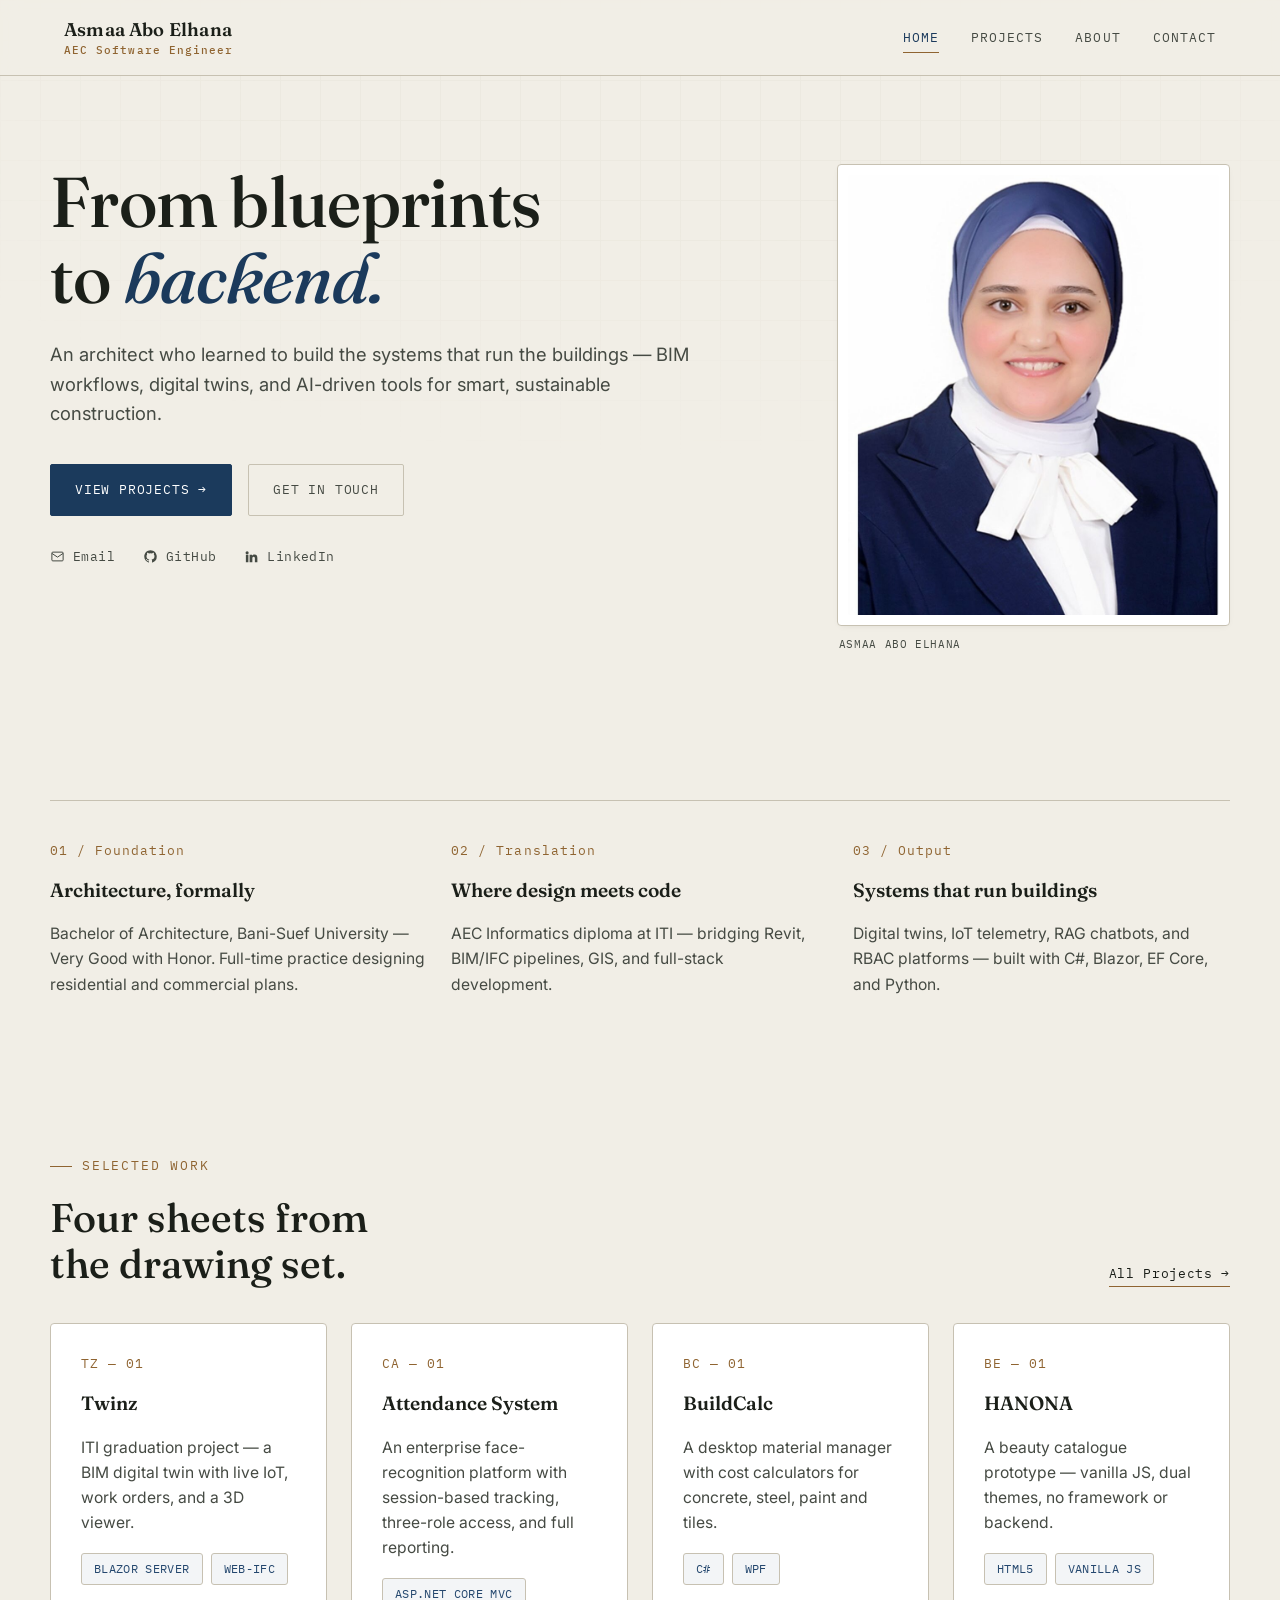
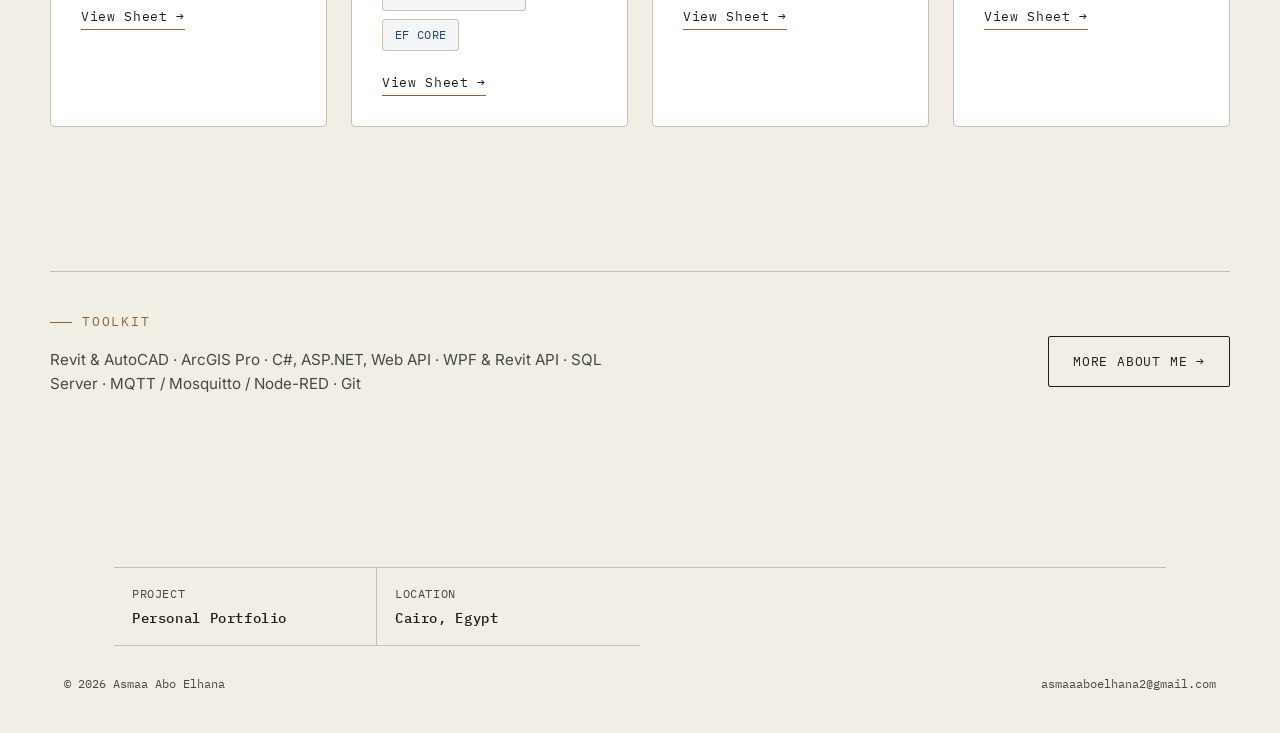
<file: portfolio/index.html>
<!DOCTYPE html>
<html lang="en">
<head>
<meta charset="UTF-8">
<meta name="viewport" content="width=device-width, initial-scale=1.0">
<title>Asmaa Abo Elhana — AEC Software Engineer</title>
<link rel="stylesheet" href="style.css">
</head>
<body>
<div class="grid-bg"></div>

<nav class="site-nav">
  <a href="index.html" class="brand">Asmaa Abo Elhana<small>AEC Software Engineer</small></a>
  <button class="nav-toggle" aria-label="Toggle menu"><span></span></button>
  <div class="nav-scrim"></div>
  <div class="nav-links">
    <a href="index.html" class="active">Home</a>
    <a href="projects.html">Projects</a>
    <a href="about.html">About</a>
    <a href="contact.html">Contact</a>
  </div>
</nav>

<header class="wrap section hero-section">
  <div class="hero-grid">
    <div>
     
      <h1>From blueprints<br>to <span class="serif-em">backend.</span></h1>
      <p class="lede" style="margin-top:24px; font-size:1.15rem;">
        An architect who learned to build the systems that run the buildings —
        BIM workflows, digital twins, and AI-driven tools for smart, sustainable construction.
      </p>
      <div style="display:flex; gap:16px; flex-wrap:wrap; margin-top:36px;">
        <a href="projects.html" class="btn primary">View Projects →</a>
        <a href="contact.html" class="btn ghost">Get in Touch</a>
      </div>

      <div class="contact-strip">
       <a href="https://mail.google.com/mail/?view=cm&fs=1&to=asmaaaboelhana2@gmail.com" target="_blank">
  <svg viewBox="0 0 24 24" fill="none" stroke="currentColor" stroke-width="1.6">
    <rect x="3" y="5" width="18" height="14" rx="1.5"/>
    <path d="M3 7l9 6 9-6"/>
  </svg>
  Email
</a>
        <a href="https://github.com/asmaaaboelhana" target="_blank" rel="noopener">
          <svg viewBox="0 0 24 24" fill="currentColor"><path d="M12 2C6.48 2 2 6.58 2 12.17c0 4.47 2.87 8.26 6.84 9.6.5.1.68-.22.68-.49 0-.24-.01-.88-.01-1.72-2.78.62-3.37-1.37-3.37-1.37-.46-1.18-1.11-1.5-1.11-1.5-.91-.64.07-.62.07-.62 1 .07 1.53 1.05 1.53 1.05.89 1.56 2.34 1.11 2.91.85.09-.66.35-1.11.63-1.37-2.22-.26-4.56-1.14-4.56-5.06 0-1.12.39-2.03 1.03-2.75-.1-.26-.45-1.31.1-2.72 0 0 .84-.27 2.75 1.05a9.4 9.4 0 0 1 5 0c1.91-1.32 2.75-1.05 2.75-1.05.55 1.41.2 2.46.1 2.72.64.72 1.03 1.63 1.03 2.75 0 3.93-2.34 4.79-4.57 5.05.36.32.68.94.68 1.9 0 1.37-.01 2.47-.01 2.81 0 .27.18.6.69.49A10.02 10.02 0 0 0 22 12.17C22 6.58 17.52 2 12 2z"/></svg>
          GitHub
        </a>
        <a href="https://www.linkedin.com/in/asmaa-abo-elhana" target="_blank" rel="noopener">
          <svg viewBox="0 0 24 24" fill="currentColor"><path d="M4.98 3.5a2.5 2.5 0 1 1 0 5 2.5 2.5 0 0 1 0-5zM3 9h4v12H3zM9 9h3.8v1.7h.05c.53-1 1.83-2.05 3.77-2.05 4.03 0 4.78 2.65 4.78 6.1V21h-4v-5.6c0-1.34-.02-3.06-1.87-3.06-1.87 0-2.16 1.46-2.16 2.96V21H9z"/></svg>
          LinkedIn
        </a>
      </div>
    </div>

    <div class="portrait-col">
      <div class="portrait-frame">
        <img src="assets/portrait.jpg" alt="Portrait of Asmaa Abo Elhana">
      </div>
      <div class="portrait-caption">
        <span>Asmaa Abo Elhana</span>
       
      </div>
    </div>
  </div>
</header>

<section class="wrap section-tight reveal">
  <hr class="rule">
  <div class="grid-3" style="margin-top:40px;">
    <div>
      <span class="sheet-num">01 / Foundation</span>
      <h3>Architecture, formally</h3>
      <p style="font-size:0.98rem;">Bachelor of Architecture, Bani-Suef University — Very Good with Honor.
      Full-time practice designing residential and commercial plans.</p>
    </div>
    <div>
      <span class="sheet-num">02 / Translation</span>
      <h3>Where design meets code</h3>
      <p style="font-size:0.98rem;">AEC Informatics diploma at ITI — bridging Revit, BIM/IFC pipelines,
      GIS, and full-stack development.</p>
    </div>
    <div>
      <span class="sheet-num">03 / Output</span>
      <h3>Systems that run buildings</h3>
      <p style="font-size:0.98rem;">Digital twins, IoT telemetry, RAG chatbots, and RBAC platforms —
      built with C#, Blazor, EF Core, and Python.</p>
    </div>
  </div>
</section>

<section class="wrap section reveal">
  <div class="eyebrow">Selected Work</div>
  <div class="split-row" style="display:flex; justify-content:space-between; align-items:flex-end; flex-wrap:wrap; gap:16px; margin-bottom:36px;">
    <h2>Four sheets from<br>the drawing set.</h2>
    <a href="projects.html" class="sheet-link">All Projects →</a>
  </div>

  <div class="grid-4">
    <a href="project-twinz.html" class="sheet-card" style="display:block;">
      <span class="sheet-num">TZ&nbsp;—&nbsp;01</span>
      <h3>Twinz</h3>
      <p>ITI graduation project — a BIM digital twin with live IoT, work orders, and a 3D viewer.</p>
      <div class="tag-row">
        <span class="tag">Blazor Server</span><span class="tag">web-ifc</span>
      </div>
      <span class="sheet-link">View Sheet →</span>
    </a>
    <a href="project-attendance.html" class="sheet-card" style="display:block;">
      <span class="sheet-num">CA&nbsp;—&nbsp;01</span>
      <h3>Attendance System</h3>
      <p>An enterprise face-recognition platform with session-based tracking, three-role access, and full reporting.</p>
      <div class="tag-row">
        <span class="tag">ASP.NET Core MVC</span>
        <span class="tag">EF Core</span>
      </div>
      <span class="sheet-link">View Sheet →</span>
    </a>
    <a href="project-buildcalc.html" class="sheet-card" style="display:block;">
      <span class="sheet-num">BC&nbsp;—&nbsp;01</span>
      <h3>BuildCalc</h3>
      <p>A desktop material manager with cost calculators for concrete, steel, paint and tiles.</p>
      <div class="tag-row">
        <span class="tag">C#</span><span class="tag">WPF</span>
      </div>
      <span class="sheet-link">View Sheet →</span>
    </a>
    <a href="project-beauty.html" class="sheet-card" style="display:block;">
      <span class="sheet-num">BE&nbsp;—&nbsp;01</span>
      <h3>HANONA</h3>
      <p>A beauty catalogue prototype — vanilla JS, dual themes, no framework or backend.</p>
      <div class="tag-row">
        <span class="tag">HTML5</span><span class="tag">Vanilla JS</span>
      </div>
      <span class="sheet-link">View Sheet →</span>
    </a>
  </div>
</section>

<section class="wrap section-tight reveal">
  <hr class="rule">
  <div class="split-row" style="display:flex; justify-content:space-between; align-items:center; flex-wrap:wrap; gap:24px; padding-top:40px;">
    <div>
      <div class="eyebrow" style="margin-bottom:10px;">Toolkit</div>
      <p style="max-width:60ch; font-size:0.95rem;">Revit &amp; AutoCAD · ArcGIS Pro · C#, ASP.NET, Web API ·
      WPF &amp; Revit API · SQL Server · MQTT / Mosquitto / Node-RED · Git</p>
    </div>
    <a href="about.html" class="btn">More About Me →</a>
  </div>
</section>

<div class="title-block">
  <div class="title-block-inner">
    <div>Project<span>Personal Portfolio</span></div>
    <div>Location<span>Cairo, Egypt</span></div>
  </div>
</div>
<footer class="site-footer">
  <span>© 2026 Asmaa Abo Elhana</span>
  <span>asmaaaboelhana2@gmail.com</span>
</footer>

<script src="script.js"></script>
</body>
</html>
</file>
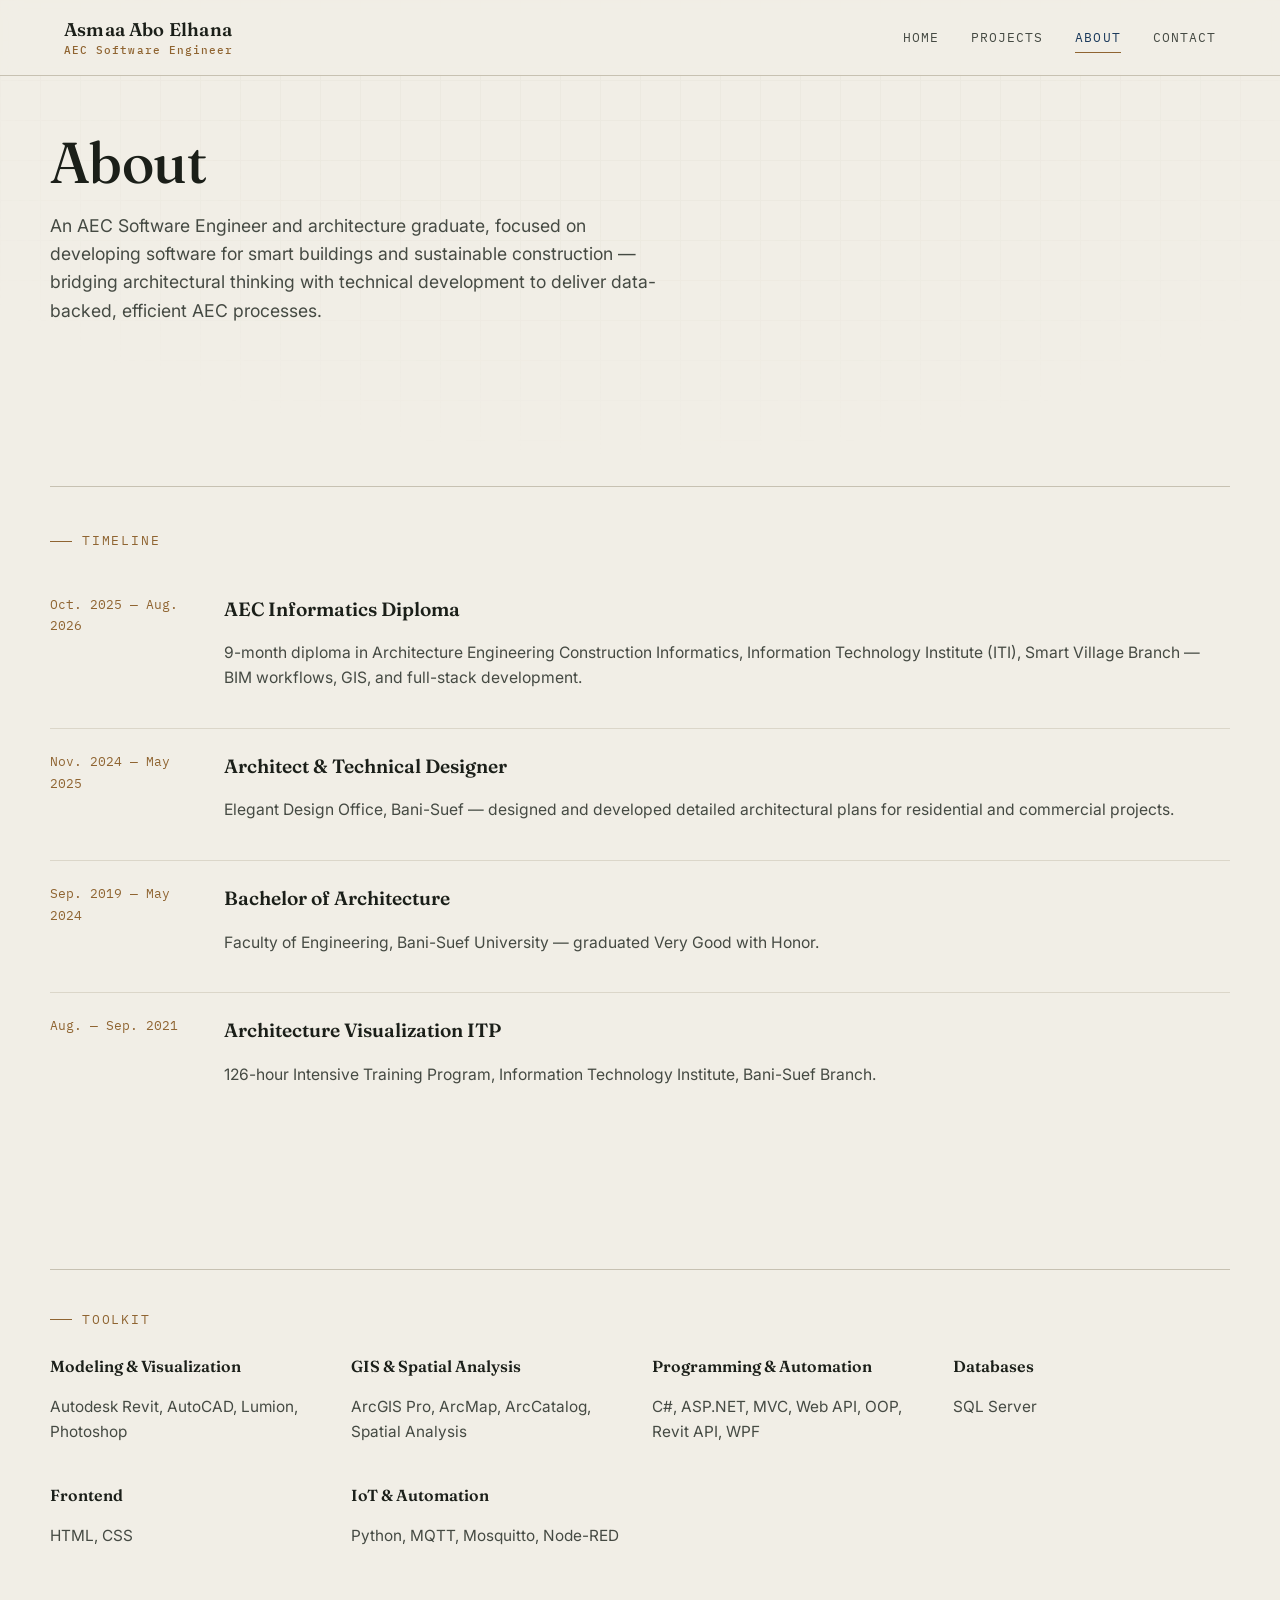
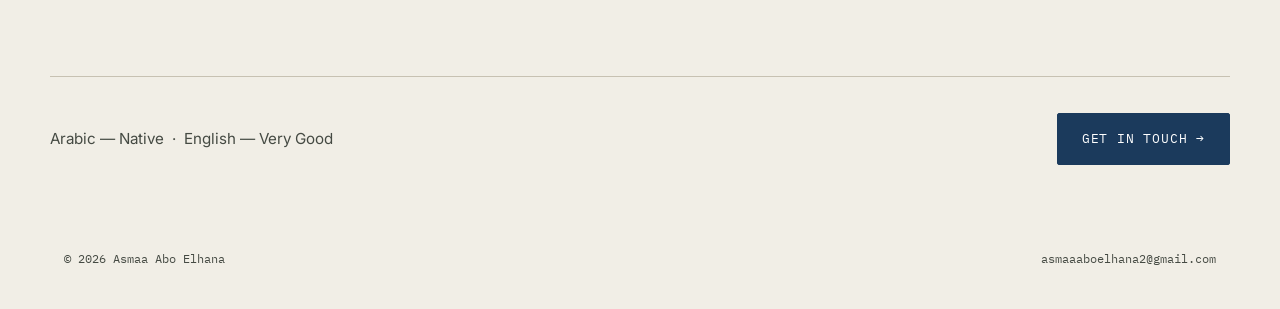
<file: portfolio/about.html>
<!DOCTYPE html>
<html lang="en">
<head>
<meta charset="UTF-8">
<meta name="viewport" content="width=device-width, initial-scale=1.0">
<title>About — Asmaa Abo Elhana</title>
<link rel="stylesheet" href="style.css">
</head>
<body>
<div class="grid-bg"></div>

<nav class="site-nav">
  <a href="index.html" class="brand">Asmaa Abo Elhana<small>AEC Software Engineer</small></a>
  <button class="nav-toggle" aria-label="Toggle menu"><span></span></button>
  <div class="nav-scrim"></div>
  <div class="nav-links">
    <a href="index.html">Home</a>
    <a href="projects.html">Projects</a>
    <a href="about.html" class="active">About</a>
    <a href="contact.html">Contact</a>
  </div>
</nav>

<header class="wrap section-tight" style="padding-top:56px;">
  <h1 style="font-size:clamp(2rem,4.6vw,3.6rem);">About</h1>
  <p class="lede" style="margin-top:18px; font-size:1.1rem;">
    An AEC Software Engineer and architecture graduate, focused on developing software for smart buildings
    and sustainable construction — bridging architectural thinking with technical development to deliver
    data-backed, efficient AEC processes.
  </p>
</header>

<section class="wrap section reveal">
  <hr class="rule">
  <div class="eyebrow" style="margin-top:44px;">Timeline</div>
  <div style="margin-top:20px;">

    <div class="timeline-row">
      <span style="font-family:var(--font-mono); font-size:0.84rem; color:var(--brass);">Oct. 2025 — Aug. 2026</span>
      <div>
        <h3>AEC Informatics Diploma</h3>
        <p style="font-size:0.98rem;">9-month diploma in Architecture Engineering Construction Informatics,
        Information Technology Institute (ITI), Smart Village Branch — BIM workflows, GIS, and full-stack development.</p>
      </div>
    </div>

    <div class="timeline-row">
      <span style="font-family:var(--font-mono); font-size:0.84rem; color:var(--brass);">Nov. 2024 — May 2025</span>
      <div>
        <h3>Architect & Technical Designer</h3>
        <p style="font-size:0.98rem;">Elegant Design Office, Bani-Suef — designed and developed detailed
        architectural plans for residential and commercial projects.</p>
      </div>
    </div>

    <div class="timeline-row">
      <span style="font-family:var(--font-mono); font-size:0.84rem; color:var(--brass);">Sep. 2019 — May 2024</span>
      <div>
        <h3>Bachelor of Architecture</h3>
        <p style="font-size:0.98rem;">Faculty of Engineering, Bani-Suef University — graduated Very Good with Honor.</p>
      </div>
    </div>

    <div class="timeline-row timeline-row-last">
      <span style="font-family:var(--font-mono); font-size:0.84rem; color:var(--brass);">Aug. — Sep. 2021</span>
      <div>
        <h3>Architecture Visualization ITP</h3>
        <p style="font-size:0.98rem;">126-hour Intensive Training Program, Information Technology Institute,
        Bani-Suef Branch.</p>
      </div>
    </div>

  </div>
</section>

<section class="wrap section-tight reveal">
  <hr class="rule">
  <div class="eyebrow" style="margin-top:40px;">Toolkit</div>
  <div class="grid-3" style="margin-top:24px;">
    <div>
      <h3 style="font-size:1rem;">Modeling &amp; Visualization</h3>
      <p style="font-size:0.96rem;">Autodesk Revit, AutoCAD, Lumion, Photoshop</p>
    </div>
    <div>
      <h3 style="font-size:1rem;">GIS &amp; Spatial Analysis</h3>
      <p style="font-size:0.96rem;">ArcGIS Pro, ArcMap, ArcCatalog, Spatial Analysis</p>
    </div>
    <div>
      <h3 style="font-size:1rem;">Programming &amp; Automation</h3>
      <p style="font-size:0.96rem;">C#, ASP.NET, MVC, Web API, OOP, Revit API, WPF</p>
    </div>
    <div>
      <h3 style="font-size:1rem;">Databases</h3>
      <p style="font-size:0.96rem;">SQL Server</p>
    </div>
    <div>
      <h3 style="font-size:1rem;">Frontend</h3>
      <p style="font-size:0.96rem;">HTML, CSS</p>
    </div>
    <div>
      <h3 style="font-size:1rem;">IoT &amp; Automation</h3>
      <p style="font-size:0.96rem;">Python, MQTT, Mosquitto, Node-RED</p>
    </div>
  </div>
</section>

<section class="wrap section-tight reveal">
  <hr class="rule">
  <div class="split-row" style="padding-top:36px; display:flex; justify-content:space-between; align-items:center; flex-wrap:wrap; gap:20px;">
    <p style="margin:0; font-size:0.95rem;">Arabic — Native &nbsp;·&nbsp; English — Very Good</p>
    <a href="contact.html" class="btn primary">Get in Touch →</a>
  </div>
</section>


</div>
<footer class="site-footer">
  <span>© 2026 Asmaa Abo Elhana</span>
  <span>asmaaaboelhana2@gmail.com</span>
</footer>

<script src="script.js"></script>
</body>
</html>
</file>
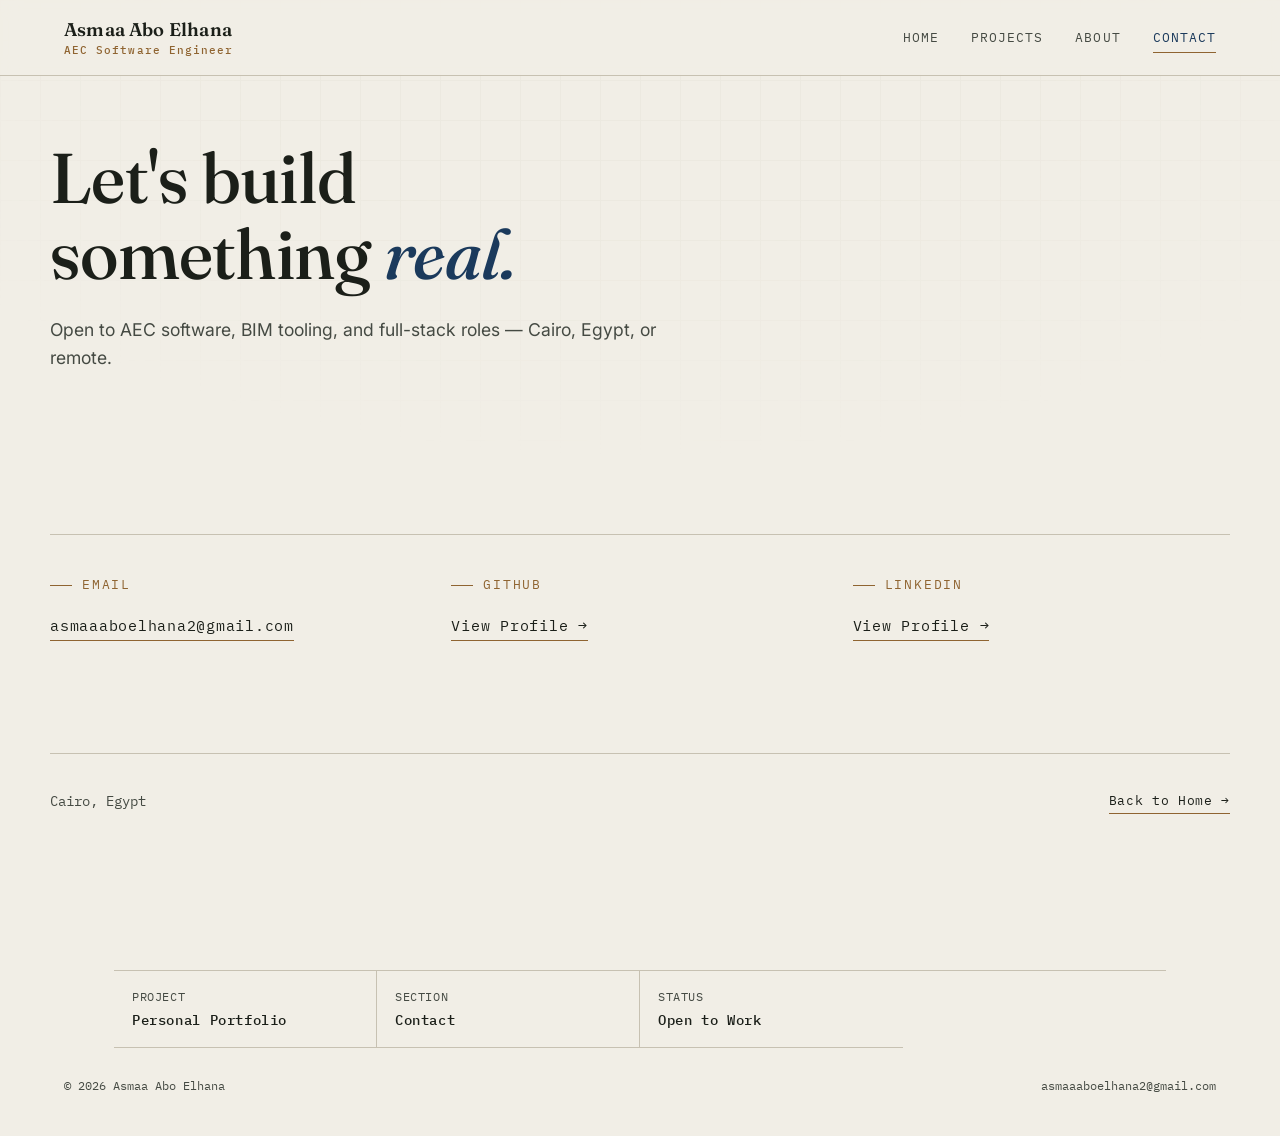
<file: portfolio/contact.html>
<!DOCTYPE html>
<html lang="en">
<head>
<meta charset="UTF-8">
<meta name="viewport" content="width=device-width, initial-scale=1.0">
<title>Contact — Asmaa Abo Elhana</title>
<link rel="stylesheet" href="style.css">
</head>
<body>
<div class="grid-bg"></div>

<nav class="site-nav">
  <a href="index.html" class="brand">Asmaa Abo Elhana<small>AEC Software Engineer</small></a>
  <button class="nav-toggle" aria-label="Toggle menu"><span></span></button>
  <div class="nav-scrim"></div>
  <div class="nav-links">
    <a href="index.html">Home</a>
    <a href="projects.html">Projects</a>
    <a href="about.html">About</a>
    <a href="contact.html" class="active">Contact</a>
  </div>
</nav>

<header class="wrap section" style="padding-top:64px;">
 
  <h1>Let's build<br>something <span class="serif-em">real.</span></h1>
  <p class="lede" style="margin-top:24px; font-size:1.1rem;">
    Open to AEC software, BIM tooling, and full-stack roles — Cairo, Egypt, or remote.
  </p>
</header>

<section class="wrap section-tight reveal">
  <hr class="rule">
  <div class="grid-3" style="margin-top:40px;">
    <div>
      <div class="eyebrow">Email</div>
      <a href="mailto:asmaaaboelhana2@gmail.com" class="sheet-link" style="font-size:0.95rem;">asmaaaboelhana2@gmail.com</a>
    </div>
    <div>
      <div class="eyebrow">GitHub</div>
      <a href="https://github.com/asmaaaboelhana" target="_blank" rel="noopener" class="sheet-link" style="font-size:0.95rem;">View Profile →</a>
    </div>
    <div>
      <div class="eyebrow">LinkedIn</div>
      <a href="https://www.linkedin.com/in/asmaa-abo-elhana" target="_blank" rel="noopener" class="sheet-link" style="font-size:0.95rem;">View Profile →</a>
    </div>
  </div>
</section>

<section class="wrap section-tight reveal">
  <hr class="rule">
  <div class="split-row" style="padding-top:36px; display:flex; justify-content:space-between; flex-wrap:wrap; gap:16px;">
    <span style="font-family:var(--font-mono); font-size:0.89rem; color:var(--ink-soft);">Cairo, Egypt</span>
    <a href="index.html" class="sheet-link">Back to Home →</a>
  </div>
</section>

<div class="title-block">
  <div class="title-block-inner">
    <div>Project<span>Personal Portfolio</span></div>
    <div>Section<span>Contact</span></div>
    <div>Status<span>Open to Work</span></div>
  </div>
</div>
<footer class="site-footer">
  <span>© 2026 Asmaa Abo Elhana</span>
  <span>asmaaaboelhana2@gmail.com</span>
</footer>

<script src="script.js"></script>
</body>
</html>
</file>
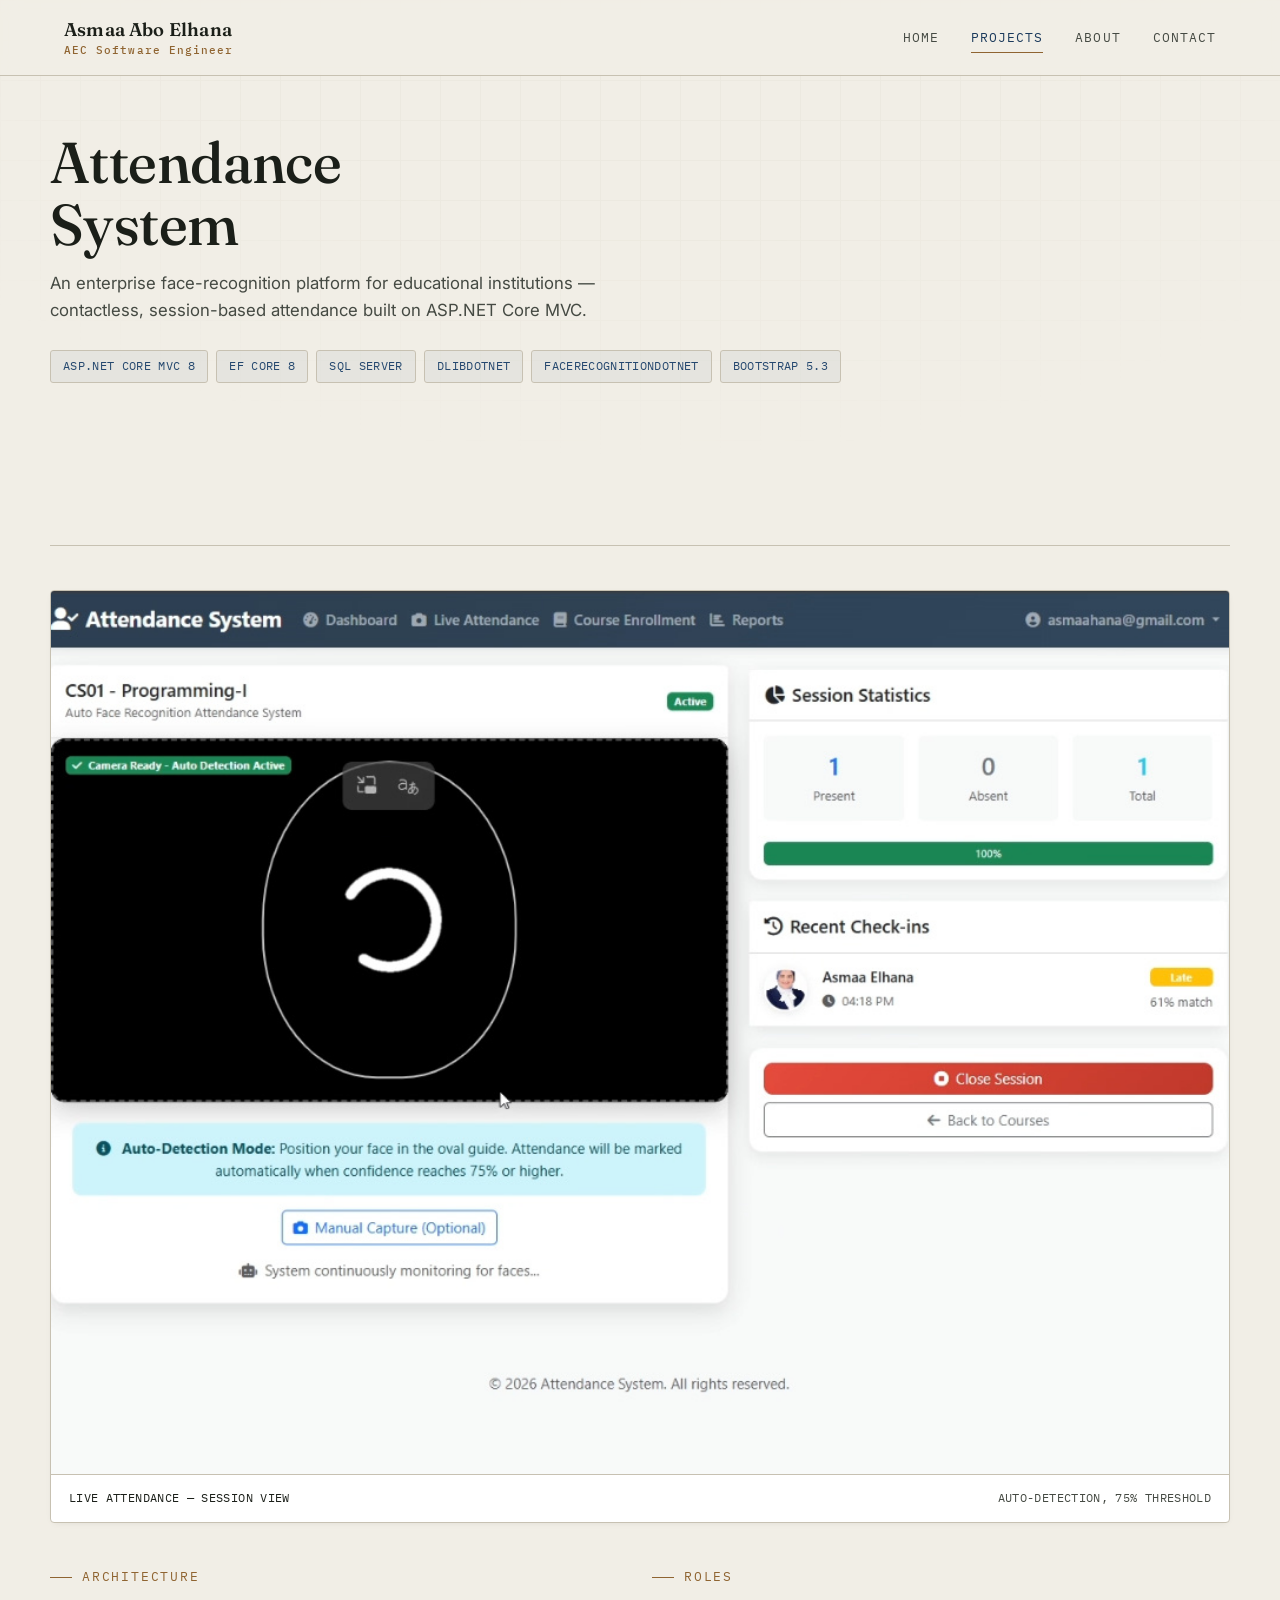
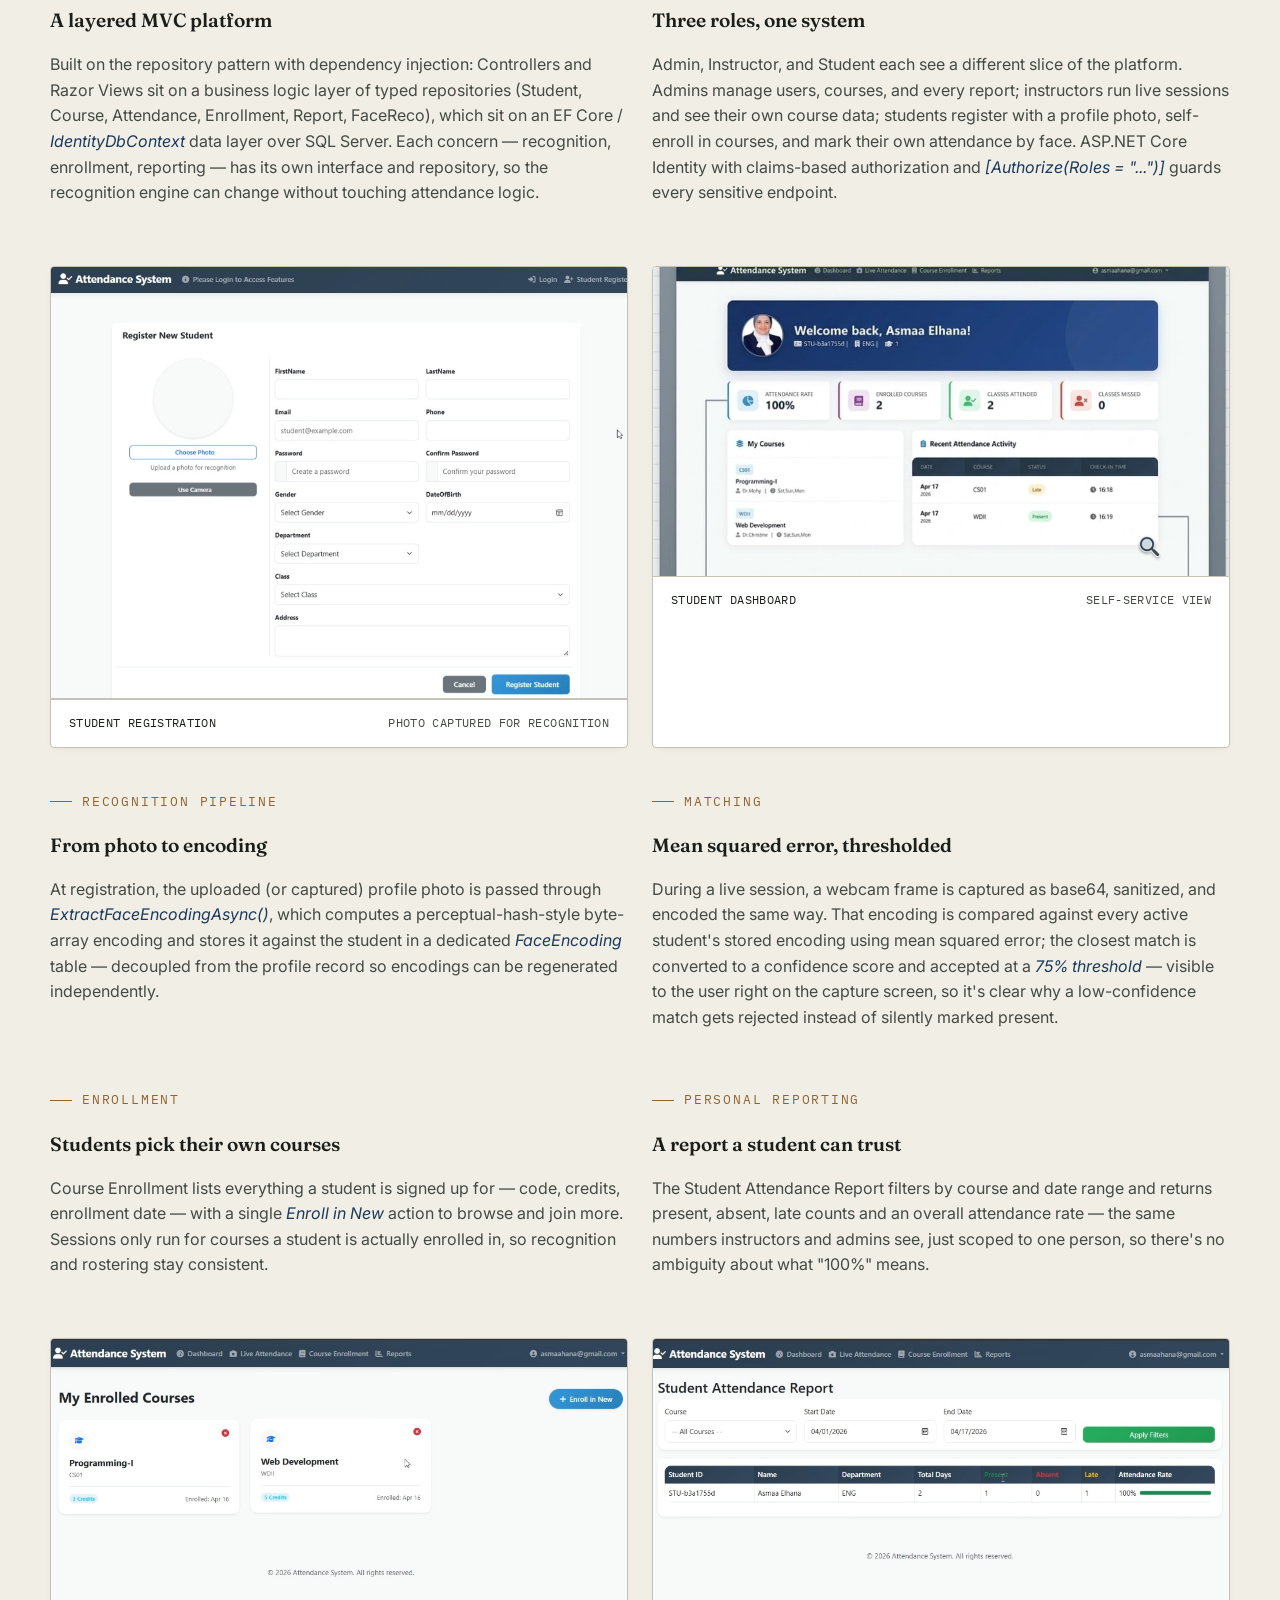
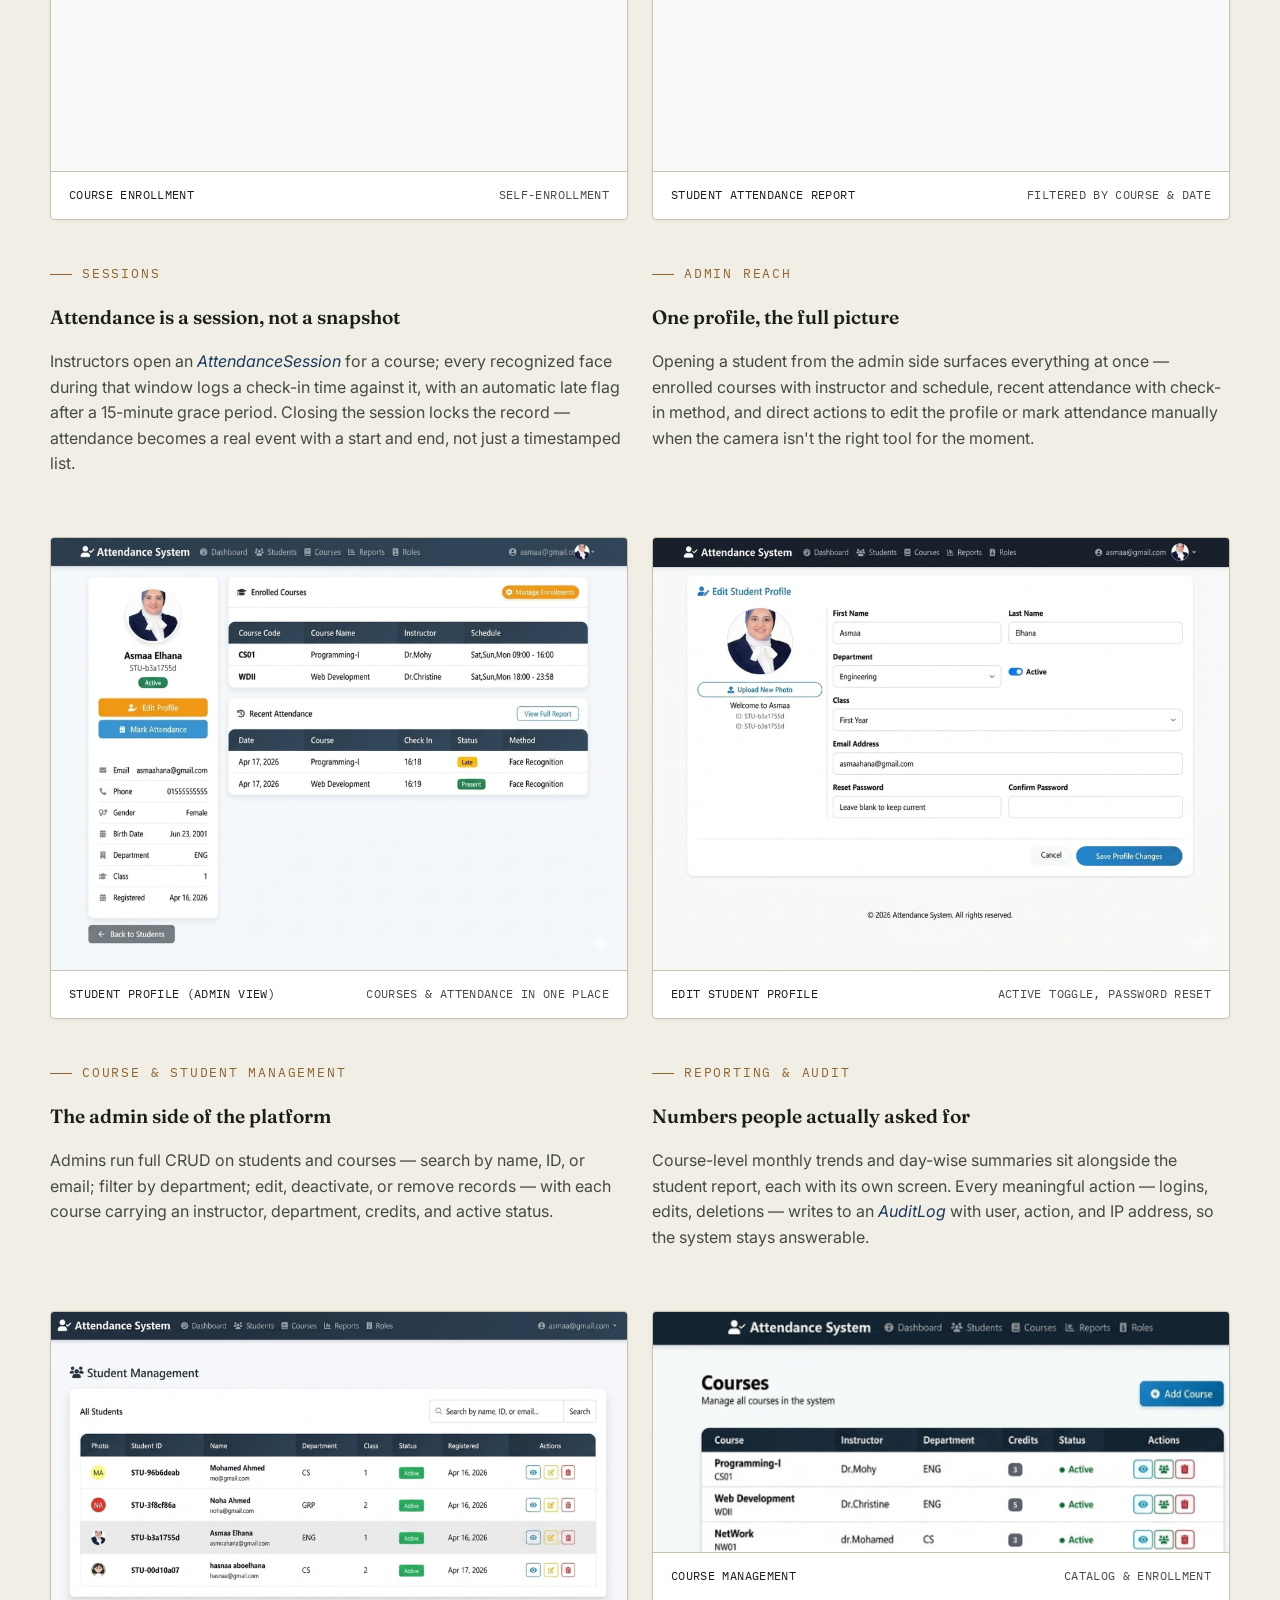
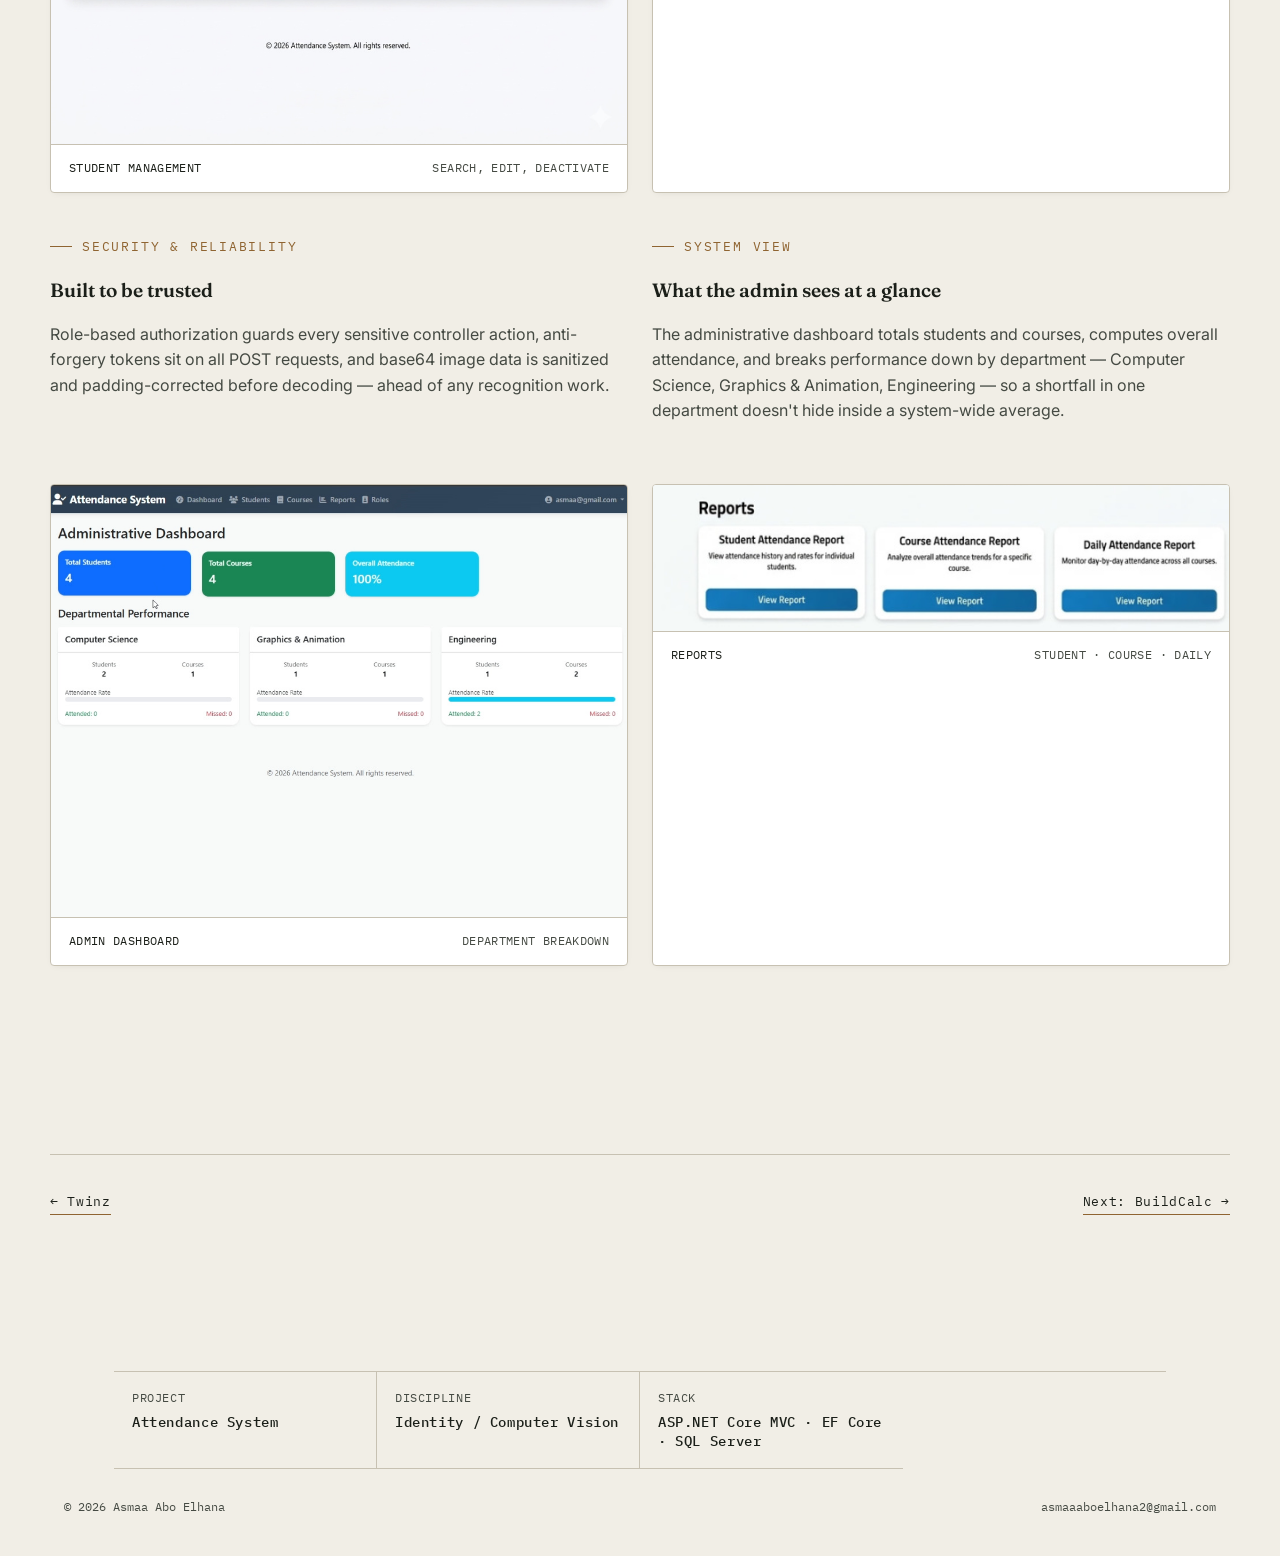
<file: portfolio/project-attendance.html>
<!DOCTYPE html>
<html lang="en">
<head>
<meta charset="UTF-8">
<meta name="viewport" content="width=device-width, initial-scale=1.0">
<title>Attendance System — Enterprise Face Recognition Platform | Asmaa Abo Elhana</title>
<link rel="stylesheet" href="style.css">
</head>
<body>
<div class="grid-bg"></div>

<nav class="site-nav">
  <a href="index.html" class="brand">Asmaa Abo Elhana<small>AEC Software Engineer</small></a>
  <button class="nav-toggle" aria-label="Toggle menu"><span></span></button>
  <div class="nav-scrim"></div>
  <div class="nav-links">
    <a href="index.html">Home</a>
    <a href="projects.html" class="active">Projects</a>
    <a href="about.html">About</a>
    <a href="contact.html">Contact</a>
  </div>
</nav>

<header class="wrap section-tight" style="padding-top:56px;">
  
  <h1 style="font-size:clamp(2rem,4.6vw,3.6rem);">Attendance<br>System</h1>
  <p class="lede" style="margin-top:14px; font-size:1.05rem;">An enterprise face-recognition platform for
  educational institutions — contactless, session-based attendance built on ASP.NET Core MVC.</p>
  <div class="tag-row" style="margin-top:26px;">
    <span class="tag">ASP.NET Core MVC 8</span><span class="tag">EF Core 8</span>
    <span class="tag">SQL Server</span><span class="tag">DlibDotNet</span>
    <span class="tag">FaceRecognitionDotNet</span><span class="tag">Bootstrap 5.3</span>
  </div>
</header>

<section class="wrap section reveal">
  <hr class="rule">

  <div class="shot-full">
    <div class="shot">
      <img src="assets/attendance-live-session.png" alt="Live attendance session for CS01 Programming-I, showing the auto-detection camera oval, session statistics, and a recent check-in matched at 61% confidence, marked Late." loading="lazy">
      <div class="shot-caption"><span>Live Attendance — Session View</span><span>Auto-detection, 75% threshold</span></div>
    </div>
  </div>

  <div class="grid-2" style="margin-top:44px;">
    <div>
      <div class="eyebrow">Architecture</div>
      <h3>A layered MVC platform</h3>
      <p>Built on the repository pattern with dependency injection: Controllers and Razor Views sit on
      a business logic layer of typed repositories (Student, Course, Attendance, Enrollment, Report,
      FaceReco), which sit on an EF Core / <span class="serif-em">IdentityDbContext</span> data layer over
      SQL Server. Each concern — recognition, enrollment, reporting — has its own interface and repository,
      so the recognition engine can change without touching attendance logic.</p>
    </div>
    <div>
      <div class="eyebrow">Roles</div>
      <h3>Three roles, one system</h3>
      <p>Admin, Instructor, and Student each see a different slice of the platform. Admins manage users,
      courses, and every report; instructors run live sessions and see their own course data; students
      register with a profile photo, self-enroll in courses, and mark their own attendance by face.
      ASP.NET Core Identity with claims-based authorization and
      <span class="serif-em">[Authorize(Roles = "...")]</span> guards every sensitive endpoint.</p>
    </div>
  </div>

  <div class="shot-pair">
    <div class="shot">
      <img src="assets/attendance-register.png" alt="Register New Student form with fields for name, email, phone, password, gender, date of birth, department, class, and address, plus a photo upload or camera capture for face recognition." loading="lazy">
      <div class="shot-caption"><span>Student Registration</span><span>Photo captured for recognition</span></div>
    </div>
    <div class="shot">
      <img src="assets/attendance-student-dashboard.png" alt="Student dashboard showing 100% attendance rate, 2 enrolled courses, and recent attendance activity with check-in times." loading="lazy">
      <div class="shot-caption"><span>Student Dashboard</span><span>Self-service view</span></div>
    </div>
  </div>

  <div class="grid-2" style="margin-top:44px;">
    <div>
      <div class="eyebrow">Recognition Pipeline</div>
      <h3>From photo to encoding</h3>
      <p>At registration, the uploaded (or captured) profile photo is passed through
      <span class="serif-em">ExtractFaceEncodingAsync()</span>, which computes a perceptual-hash-style
      byte-array encoding and stores it against the student in a dedicated <span class="serif-em">FaceEncoding</span>
      table — decoupled from the profile record so encodings can be regenerated independently.</p>
    </div>
    <div>
      <div class="eyebrow">Matching</div>
      <h3>Mean squared error, thresholded</h3>
      <p>During a live session, a webcam frame is captured as base64, sanitized, and encoded the same way.
      That encoding is compared against every active student's stored encoding using mean squared error;
      the closest match is converted to a confidence score and accepted at a
      <span class="serif-em">75% threshold</span> — visible to the user right on the capture screen, so
      it's clear why a low-confidence match gets rejected instead of silently marked present.</p>
    </div>
  </div>

  <div class="grid-2" style="margin-top:44px;">
    <div>
      <div class="eyebrow">Enrollment</div>
      <h3>Students pick their own courses</h3>
      <p>Course Enrollment lists everything a student is signed up for — code, credits, enrollment date —
      with a single <span class="serif-em">Enroll in New</span> action to browse and join more. Sessions
      only run for courses a student is actually enrolled in, so recognition and rostering stay consistent.</p>
    </div>
    <div>
      <div class="eyebrow">Personal Reporting</div>
      <h3>A report a student can trust</h3>
      <p>The Student Attendance Report filters by course and date range and returns present, absent, late
      counts and an overall attendance rate — the same numbers instructors and admins see, just scoped to
      one person, so there's no ambiguity about what "100%" means.</p>
    </div>
  </div>

  <div class="shot-pair">
    <div class="shot">
      <img src="assets/attendance-enrollment.png" alt="My Enrolled Courses page listing Programming-I and Web Development with credits and enrollment date, and an Enroll in New button." loading="lazy">
      <div class="shot-caption"><span>Course Enrollment</span><span>Self-enrollment</span></div>
    </div>
    <div class="shot">
      <img src="assets/attendance-student-report.png" alt="Student Attendance Report with course and date range filters, showing total days, present, absent, late counts, and a 100% attendance rate bar." loading="lazy">
      <div class="shot-caption"><span>Student Attendance Report</span><span>Filtered by course &amp; date</span></div>
    </div>
  </div>

  <div class="grid-2" style="margin-top:44px;">
    <div>
      <div class="eyebrow">Sessions</div>
      <h3>Attendance is a session, not a snapshot</h3>
      <p>Instructors open an <span class="serif-em">AttendanceSession</span> for a course; every recognized
      face during that window logs a check-in time against it, with an automatic late flag after a
      15-minute grace period. Closing the session locks the record — attendance becomes a real event
      with a start and end, not just a timestamped list.</p>
    </div>
    <div>
      <div class="eyebrow">Admin Reach</div>
      <h3>One profile, the full picture</h3>
      <p>Opening a student from the admin side surfaces everything at once — enrolled courses with
      instructor and schedule, recent attendance with check-in method, and direct actions to edit the
      profile or mark attendance manually when the camera isn't the right tool for the moment.</p>
    </div>
  </div>

  <div class="shot-pair">
    <div class="shot">
      <img src="assets/attendance-student-profile.png" alt="Admin view of a student profile showing enrolled courses with instructor and schedule, recent attendance with check-in time, status, and method, and Edit Profile and Mark Attendance buttons." loading="lazy">
      <div class="shot-caption"><span>Student Profile (Admin View)</span><span>Courses &amp; attendance in one place</span></div>
    </div>
    <div class="shot">
      <img src="assets/attendance-edit-profile.png" alt="Edit Student Profile form with first name, last name, department, active toggle, class, email, and password reset fields." loading="lazy">
      <div class="shot-caption"><span>Edit Student Profile</span><span>Active toggle, password reset</span></div>
    </div>
  </div>

  <div class="grid-2" style="margin-top:44px;">
    <div>
      <div class="eyebrow">Course &amp; Student Management</div>
      <h3>The admin side of the platform</h3>
      <p>Admins run full CRUD on students and courses — search by name, ID, or email; filter by department;
      edit, deactivate, or remove records — with each course carrying an instructor, department, credits,
      and active status.</p>
    </div>
    <div>
      <div class="eyebrow">Reporting &amp; Audit</div>
      <h3>Numbers people actually asked for</h3>
      <p>Course-level monthly trends and day-wise summaries sit alongside the student report, each with
      its own screen. Every meaningful action — logins, edits, deletions — writes to an
      <span class="serif-em">AuditLog</span> with user, action, and IP address, so the system stays answerable.</p>
    </div>
  </div>

  <div class="shot-pair">
    <div class="shot">
      <img src="assets/attendance-student-management.png" alt="Student management table listing students with photo, student ID, name, department, class, status, and registration date, with a search bar and row actions." loading="lazy">
      <div class="shot-caption"><span>Student Management</span><span>Search, edit, deactivate</span></div>
    </div>
    <div class="shot">
      <img src="assets/attendance-courses.png" alt="Courses table listing course name, instructor, department, credits, and status, with an Add Course button and row actions." loading="lazy">
      <div class="shot-caption"><span>Course Management</span><span>Catalog &amp; enrollment</span></div>
    </div>
  </div>

  <div class="grid-2" style="margin-top:44px;">
    <div>
      <div class="eyebrow">Security &amp; Reliability</div>
      <h3>Built to be trusted</h3>
      <p>Role-based authorization guards every sensitive controller action, anti-forgery tokens sit on all
      POST requests, and base64 image data is sanitized and padding-corrected before decoding — ahead of
      any recognition work.</p>
    </div>
    <div>
      <div class="eyebrow">System View</div>
      <h3>What the admin sees at a glance</h3>
      <p>The administrative dashboard totals students and courses, computes overall attendance, and breaks
      performance down by department — Computer Science, Graphics &amp; Animation, Engineering — so a
      shortfall in one department doesn't hide inside a system-wide average.</p>
    </div>
  </div>

  <div class="shot-pair">
    <div class="shot">
      <img src="assets/attendance-admin-dashboard.png" alt="Administrative dashboard showing total students, total courses, overall attendance, and departmental performance breakdowns for Computer Science, Graphics and Animation, and Engineering." loading="lazy">
      <div class="shot-caption"><span>Admin Dashboard</span><span>Department breakdown</span></div>
    </div>
    <div class="shot">
      <img src="assets/attendance-reports.png" alt="Reports screen with three report types: Student Attendance Report, Course Attendance Report, and Daily Attendance Report, each with a View Report button." loading="lazy">
      <div class="shot-caption"><span>Reports</span><span>Student · Course · Daily</span></div>
    </div>
  </div>
</section>

<section class="wrap section-tight reveal">
  <hr class="rule">
  <div class="split-row" style="padding-top:36px; display:flex; justify-content:space-between; flex-wrap:wrap; gap:20px;">
    <a href="project-twinz.html" class="sheet-link">← Twinz</a>
    <a href="project-buildcalc.html" class="sheet-link">Next: BuildCalc →</a>
  </div>
</section>

<div class="title-block">
  <div class="title-block-inner">
    <div>Project<span>Attendance System</span></div>
    <div>Discipline<span>Identity / Computer Vision</span></div>
    <div>Stack<span>ASP.NET Core MVC · EF Core · SQL Server</span></div>
    
  </div>
</div>
<footer class="site-footer">
  <span>© 2026 Asmaa Abo Elhana</span>
  <span>asmaaaboelhana2@gmail.com</span>
</footer>

<script src="script.js"></script>
</body>
</html>
</file>
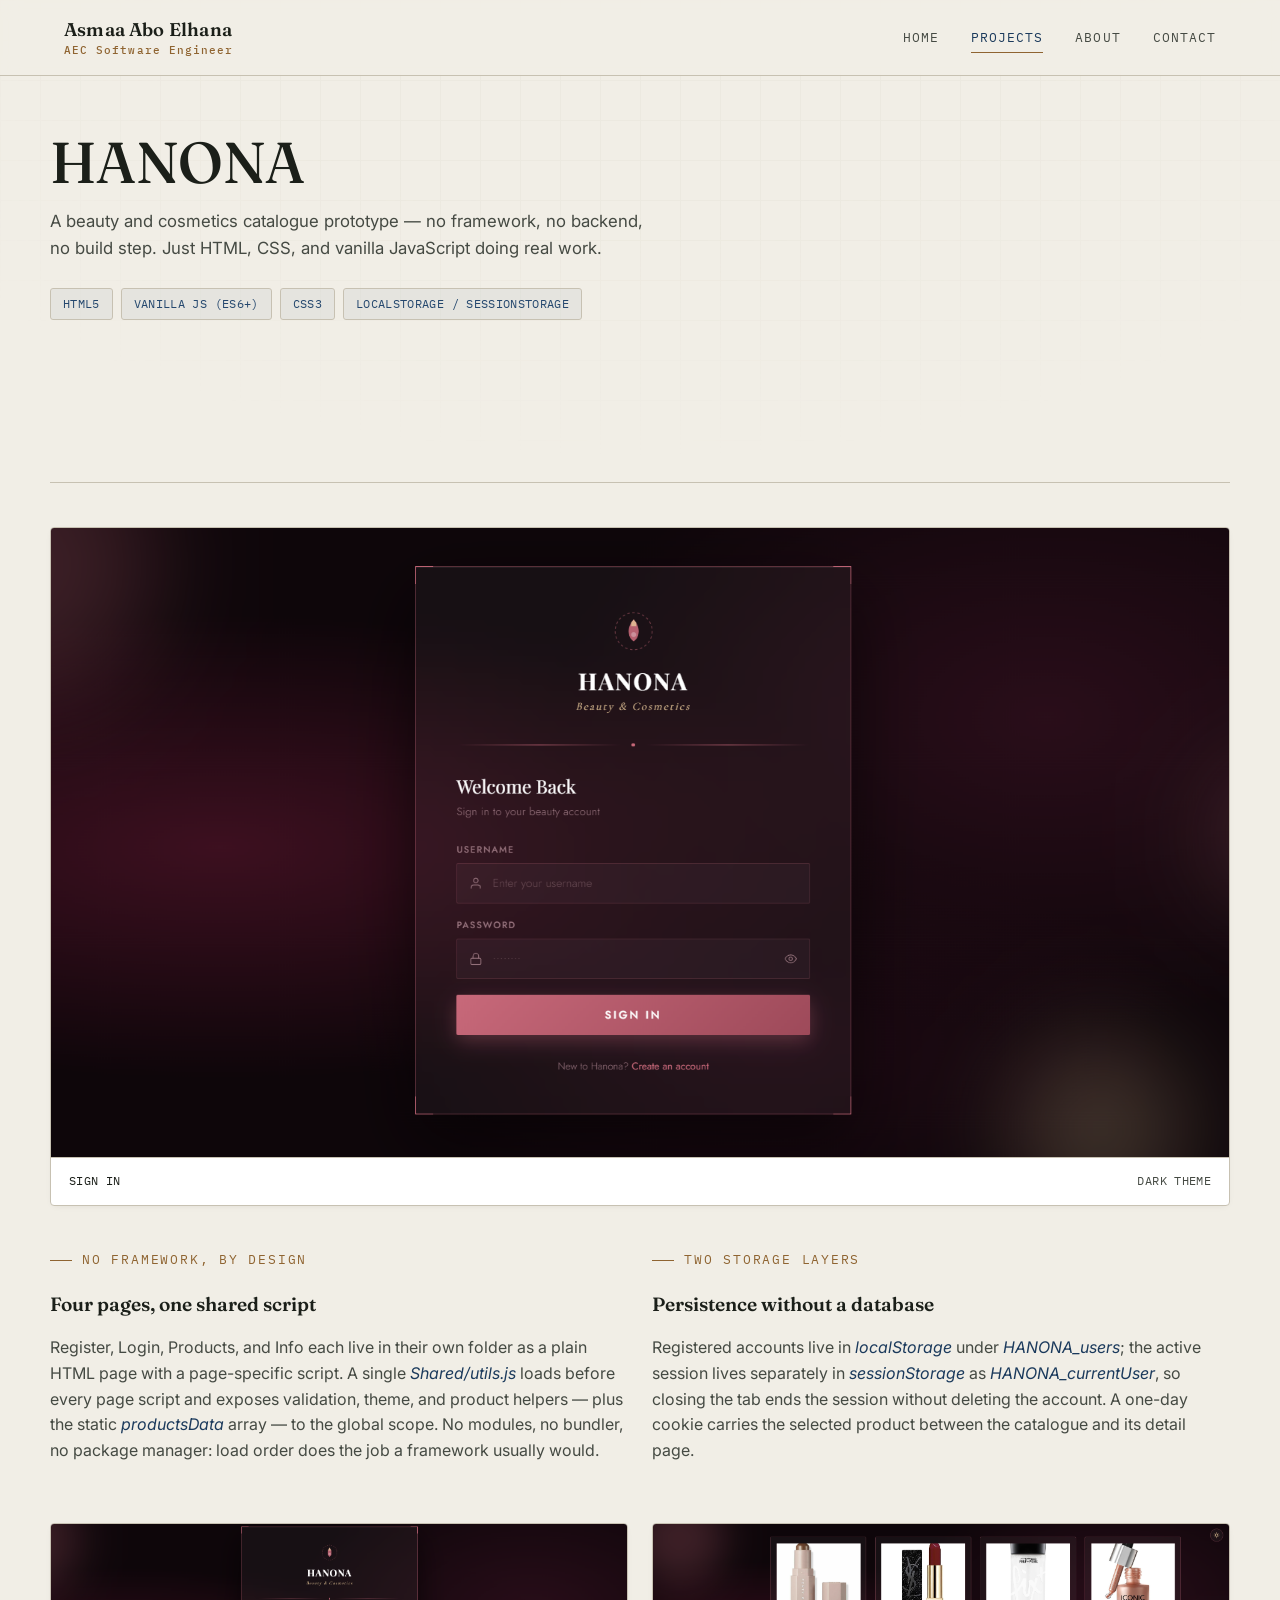
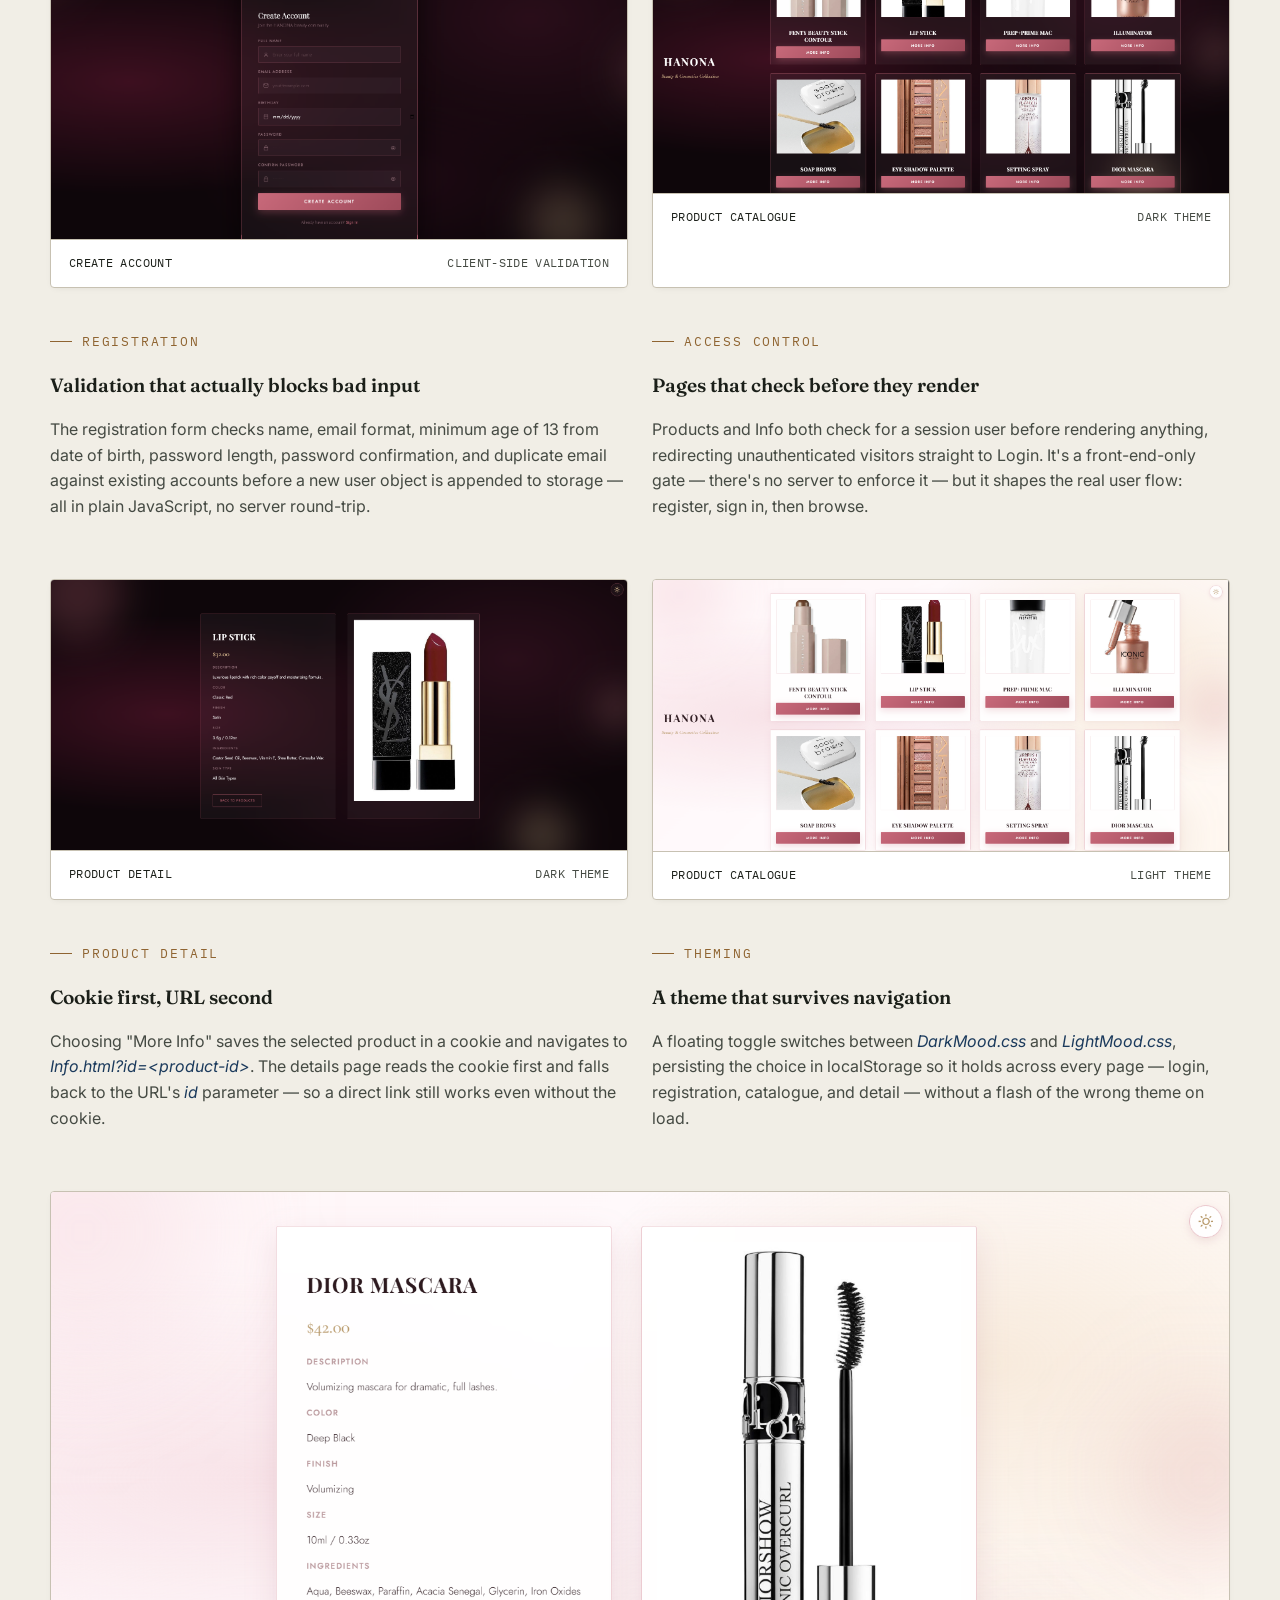
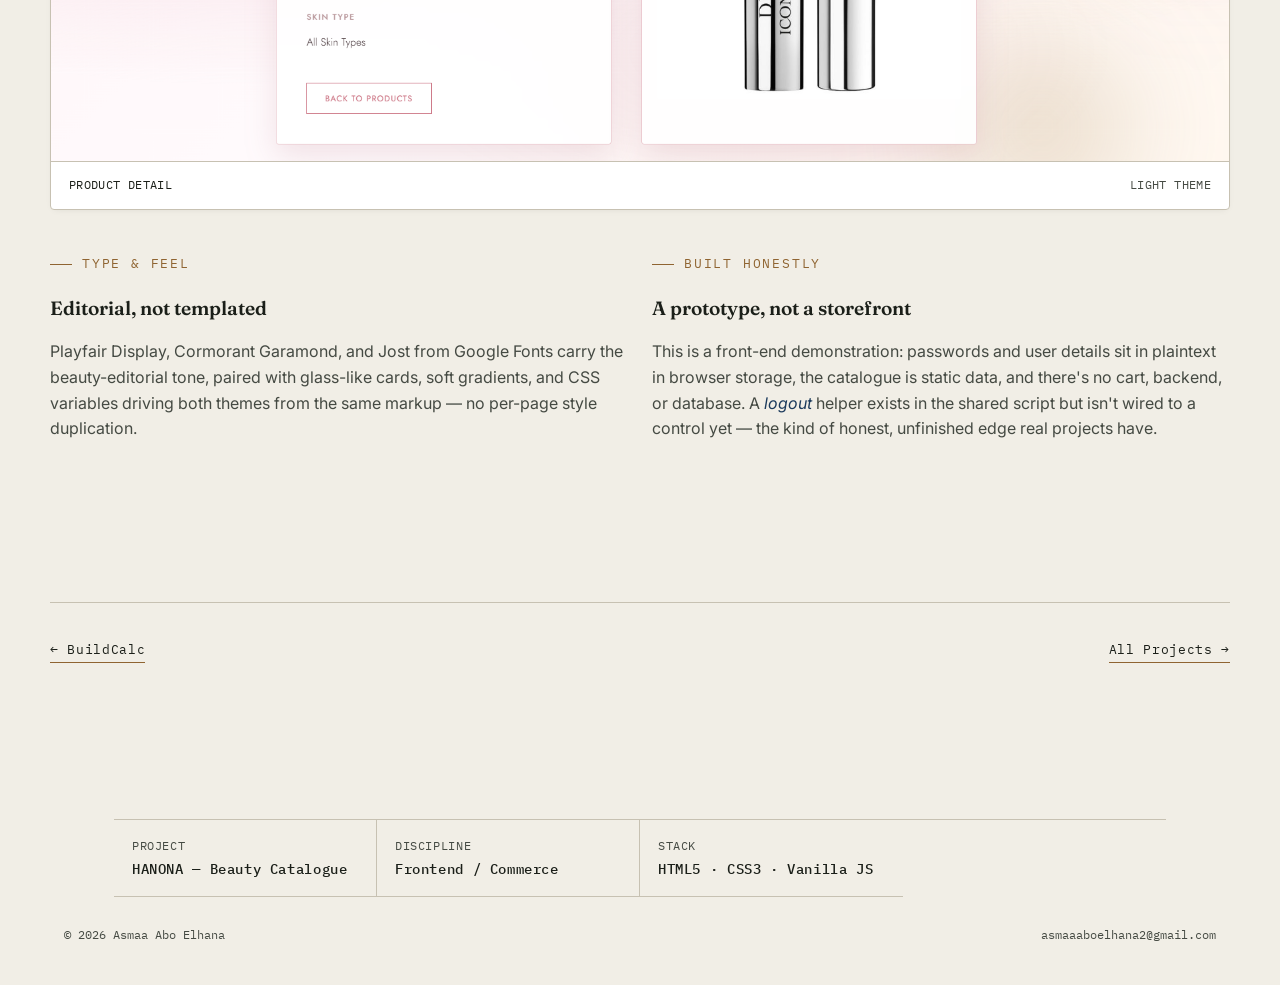
<file: portfolio/project-beauty.html>
<!DOCTYPE html>
<html lang="en">
<head>
<meta charset="UTF-8">
<meta name="viewport" content="width=device-width, initial-scale=1.0">
<title>HANONA — Beauty & Cosmetics Catalogue | Asmaa Abo Elhana</title>
<link rel="stylesheet" href="style.css">
</head>
<body>
<div class="grid-bg"></div>

<nav class="site-nav">
  <a href="index.html" class="brand">Asmaa Abo Elhana<small>AEC Software Engineer</small></a>
  <button class="nav-toggle" aria-label="Toggle menu"><span></span></button>
  <div class="nav-scrim"></div>
  <div class="nav-links">
    <a href="index.html">Home</a>
    <a href="projects.html" class="active">Projects</a>
    <a href="about.html">About</a>
    <a href="contact.html">Contact</a>
  </div>
</nav>

<header class="wrap section-tight" style="padding-top:56px;">
 
  <h1 style="font-size:clamp(2rem,4.6vw,3.6rem);">HANONA</h1>
  <p class="lede" style="margin-top:14px; font-size:1.05rem;">A beauty and cosmetics catalogue prototype —
  no framework, no backend, no build step. Just HTML, CSS, and vanilla JavaScript doing real work.</p>
  <div class="tag-row" style="margin-top:26px;">
    <span class="tag">HTML5</span><span class="tag">Vanilla JS (ES6+)</span>
    <span class="tag">CSS3</span><span class="tag">localStorage / sessionStorage</span>
  </div>
</header>

<section class="wrap section reveal">
  <hr class="rule">

  <div class="shot-full">
    <div class="shot">
      <img src="assets/beauty-login.png" alt="HANONA login page in dark theme, with username and password fields, a sign-in button, and a link to create an account." loading="lazy">
      <div class="shot-caption"><span>Sign In</span><span>Dark theme</span></div>
    </div>
  </div>

  <div class="grid-2" style="margin-top:44px;">
    <div>
      <div class="eyebrow">No Framework, By Design</div>
      <h3>Four pages, one shared script</h3>
      <p>Register, Login, Products, and Info each live in their own folder as a plain HTML page with a
      page-specific script. A single <span class="serif-em">Shared/utils.js</span> loads before every page
      script and exposes validation, theme, and product helpers — plus the static
      <span class="serif-em">productsData</span> array — to the global scope. No modules, no bundler, no
      package manager: load order does the job a framework usually would.</p>
    </div>
    <div>
      <div class="eyebrow">Two Storage Layers</div>
      <h3>Persistence without a database</h3>
      <p>Registered accounts live in <span class="serif-em">localStorage</span> under
      <span class="serif-em">HANONA_users</span>; the active session lives separately in
      <span class="serif-em">sessionStorage</span> as <span class="serif-em">HANONA_currentUser</span>,
      so closing the tab ends the session without deleting the account. A one-day cookie carries the
      selected product between the catalogue and its detail page.</p>
    </div>
  </div>

  <div class="shot-pair">
    <div class="shot">
      <img src="assets/beauty-register.png" alt="HANONA account creation form with full name, email, birthday, password, and confirm password fields." loading="lazy">
      <div class="shot-caption"><span>Create Account</span><span>Client-side validation</span></div>
    </div>
    <div class="shot">
      <img src="assets/beauty-products-dark.png" alt="HANONA product catalogue in dark theme, showing eight cosmetics products in a grid with names and More Info buttons." loading="lazy">
      <div class="shot-caption"><span>Product Catalogue</span><span>Dark theme</span></div>
    </div>
  </div>

  <div class="grid-2" style="margin-top:44px;">
    <div>
      <div class="eyebrow">Registration</div>
      <h3>Validation that actually blocks bad input</h3>
      <p>The registration form checks name, email format, minimum age of 13 from date of birth, password
      length, password confirmation, and duplicate email against existing accounts before a new user object
      is appended to storage — all in plain JavaScript, no server round-trip.</p>
    </div>
    <div>
      <div class="eyebrow">Access Control</div>
      <h3>Pages that check before they render</h3>
      <p>Products and Info both check for a session user before rendering anything, redirecting
      unauthenticated visitors straight to Login. It's a front-end-only gate — there's no server to enforce
      it — but it shapes the real user flow: register, sign in, then browse.</p>
    </div>
  </div>

  <div class="shot-pair">
    <div class="shot">
      <img src="assets/beauty-product-detail-dark.png" alt="Product detail page for a lipstick priced at $32.00, showing description, color, finish, size, ingredients, and skin type, with a Back to Products button, in dark theme." loading="lazy">
      <div class="shot-caption"><span>Product Detail</span><span>Dark theme</span></div>
    </div>
    <div class="shot">
      <img src="assets/beauty-products-light.png" alt="HANONA product catalogue in light theme, showing the same eight cosmetics products in a grid." loading="lazy">
      <div class="shot-caption"><span>Product Catalogue</span><span>Light theme</span></div>
    </div>
  </div>

  <div class="grid-2" style="margin-top:44px;">
    <div>
      <div class="eyebrow">Product Detail</div>
      <h3>Cookie first, URL second</h3>
      <p>Choosing "More Info" saves the selected product in a cookie and navigates to
      <span class="serif-em">Info.html?id=&lt;product-id&gt;</span>. The details page reads the cookie
      first and falls back to the URL's <span class="serif-em">id</span> parameter — so a direct link
      still works even without the cookie.</p>
    </div>
    <div>
      <div class="eyebrow">Theming</div>
      <h3>A theme that survives navigation</h3>
      <p>A floating toggle switches between <span class="serif-em">DarkMood.css</span> and
      <span class="serif-em">LightMood.css</span>, persisting the choice in localStorage so it holds across
      every page — login, registration, catalogue, and detail — without a flash of the wrong theme on load.</p>
    </div>
  </div>

  <div class="shot-full">
    <div class="shot">
      <img src="assets/beauty-product-detail-light.png" alt="Product detail page for a mascara priced at $42.00, showing description, color, finish, size, ingredients, and skin type, in light theme." loading="lazy">
      <div class="shot-caption"><span>Product Detail</span><span>Light theme</span></div>
    </div>
  </div>

  <div class="grid-2" style="margin-top:44px;">
    <div>
      <div class="eyebrow">Type &amp; Feel</div>
      <h3>Editorial, not templated</h3>
      <p>Playfair Display, Cormorant Garamond, and Jost from Google Fonts carry the beauty-editorial tone,
      paired with glass-like cards, soft gradients, and CSS variables driving both themes from the same
      markup — no per-page style duplication.</p>
    </div>
    <div>
      <div class="eyebrow">Built Honestly</div>
      <h3>A prototype, not a storefront</h3>
      <p>This is a front-end demonstration: passwords and user details sit in plaintext in browser storage,
      the catalogue is static data, and there's no cart, backend, or database. A
      <span class="serif-em">logout</span> helper exists in the shared script but isn't wired to a control
      yet — the kind of honest, unfinished edge real projects have.</p>
    </div>
  </div>
</section>

<section class="wrap section-tight reveal">
  <hr class="rule">
  <div class="split-row" style="padding-top:36px; display:flex; justify-content:space-between; flex-wrap:wrap; gap:20px;">
    <a href="project-buildcalc.html" class="sheet-link">← BuildCalc</a>
    <a href="projects.html" class="sheet-link">All Projects →</a>
  </div>
</section>

<div class="title-block">
  <div class="title-block-inner">
    <div>Project<span>HANONA — Beauty Catalogue</span></div>
    <div>Discipline<span>Frontend / Commerce</span></div>
    <div>Stack<span>HTML5 · CSS3 · Vanilla JS</span></div>
   
  </div>
</div>
<footer class="site-footer">
  <span>© 2026 Asmaa Abo Elhana</span>
  <span>asmaaaboelhana2@gmail.com</span>
</footer>

<script src="script.js"></script>
</body>
</html>
</file>
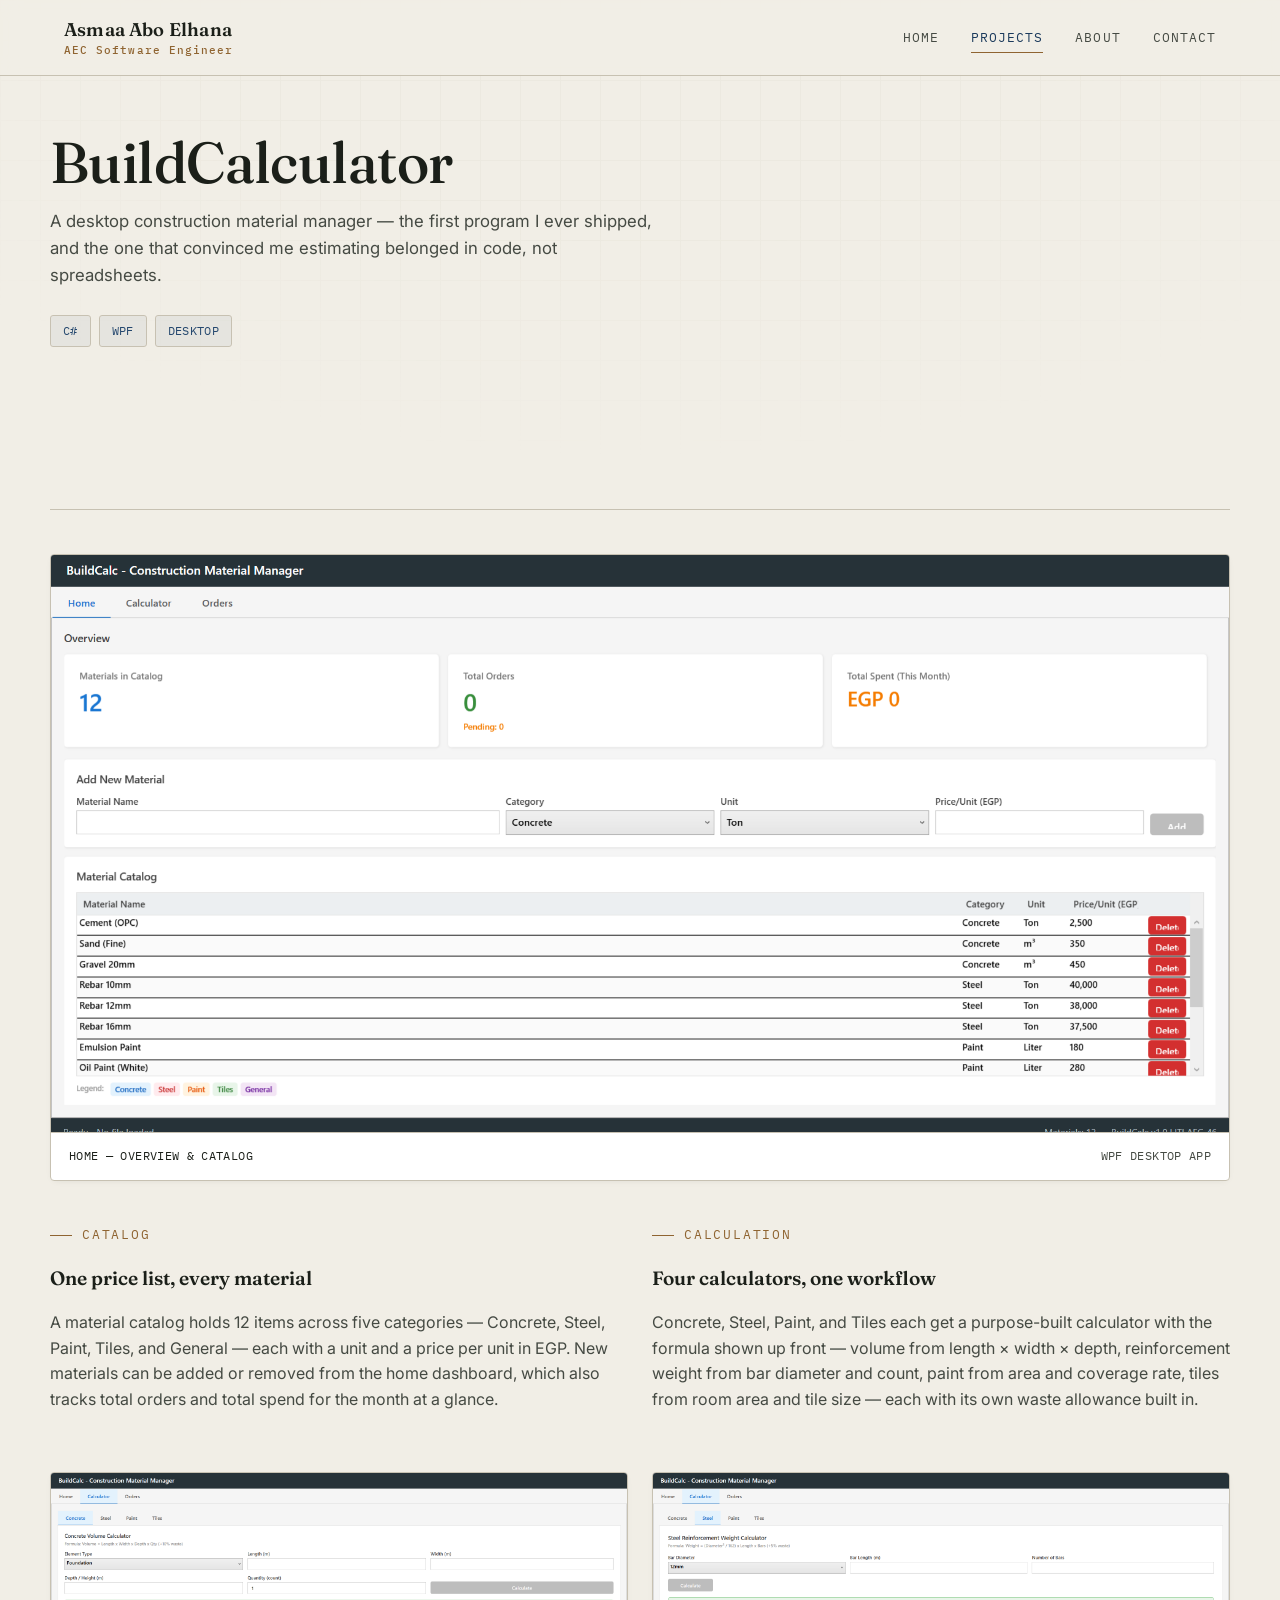
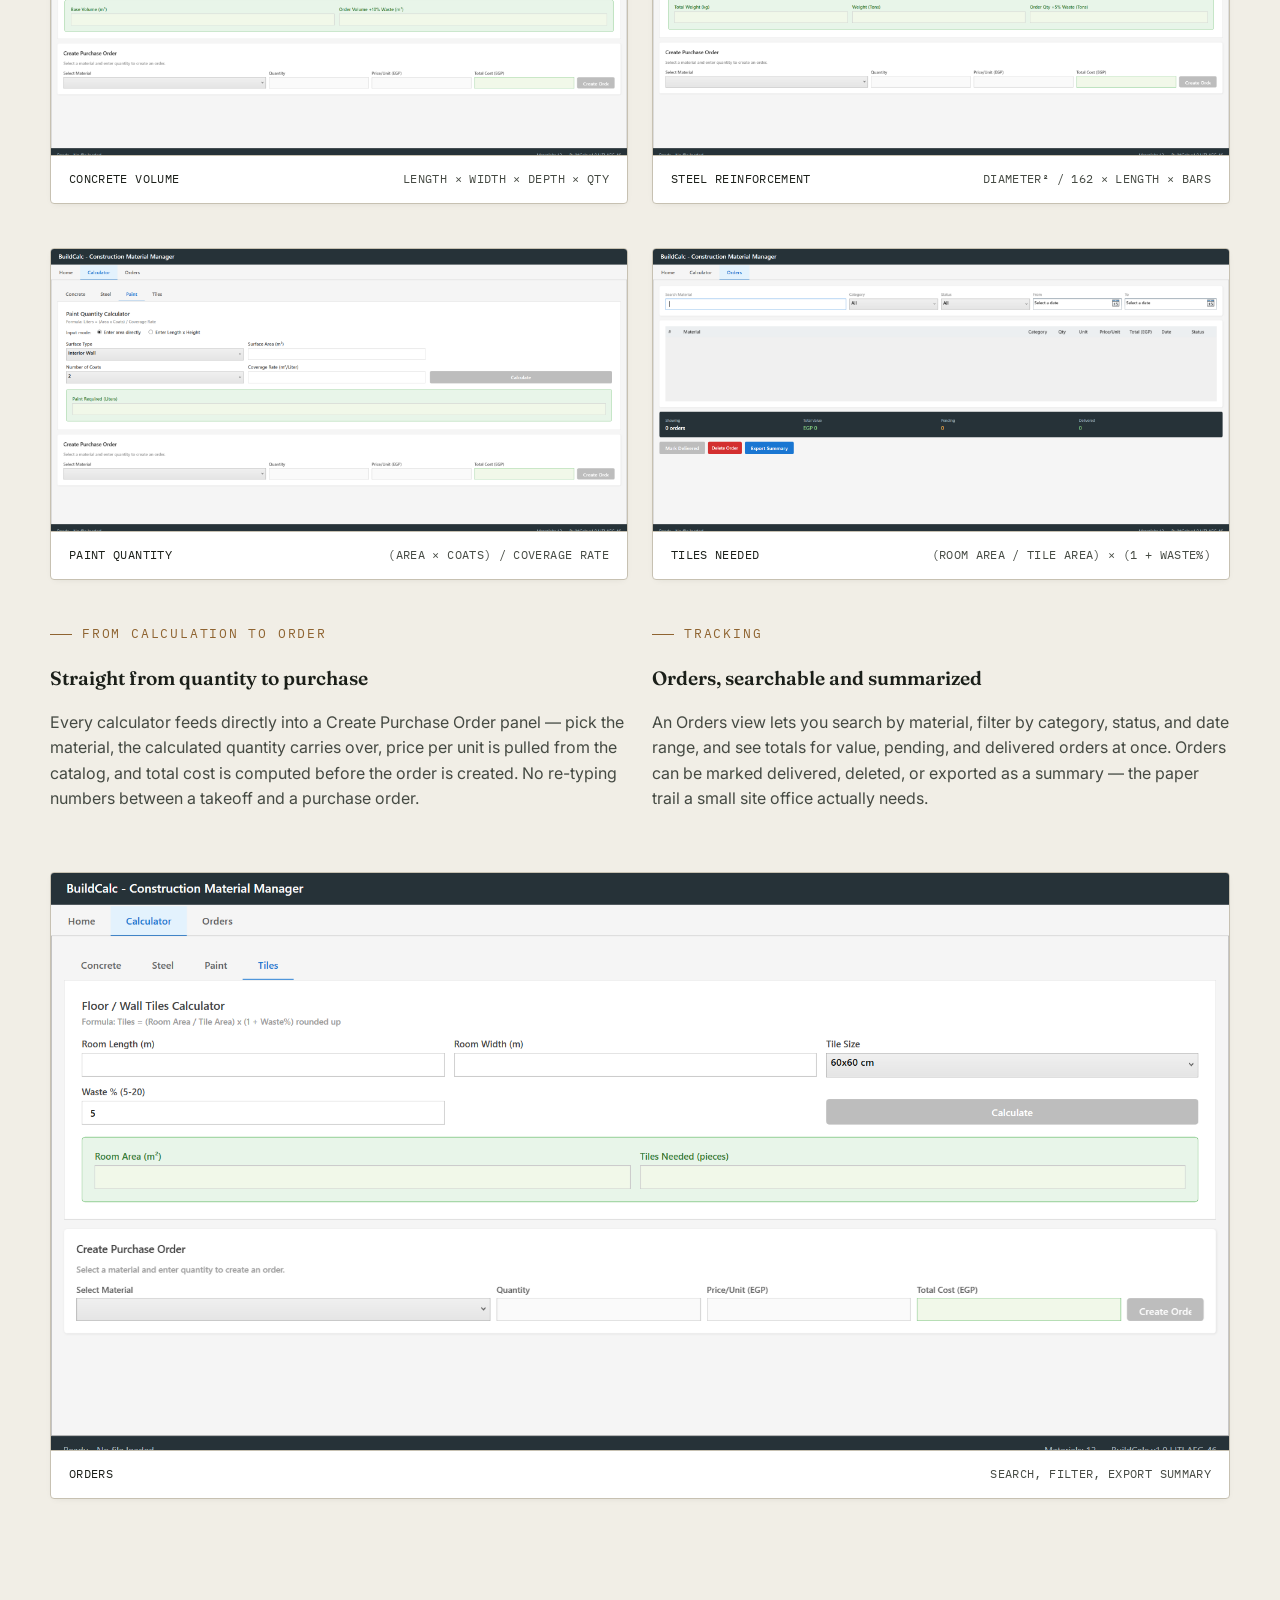
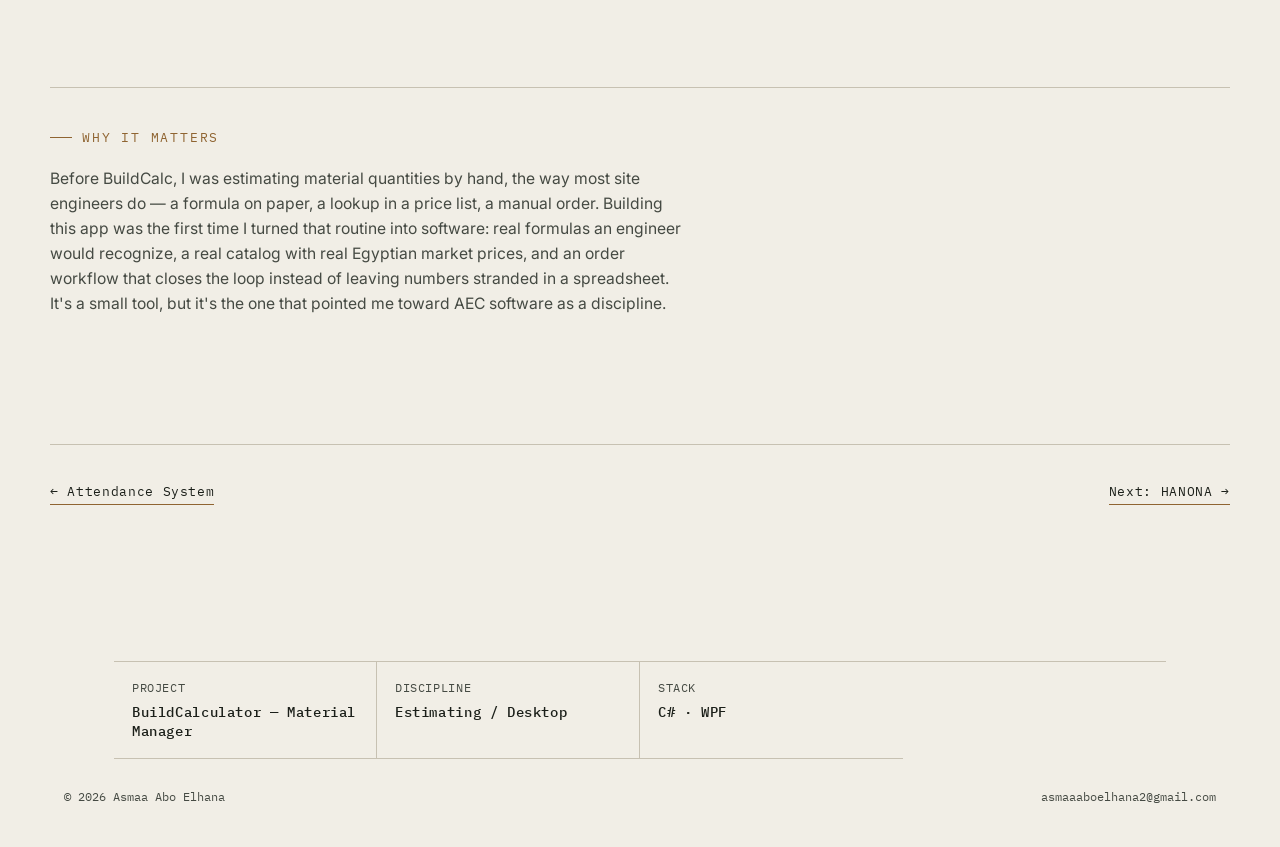
<file: portfolio/project-buildcalc.html>
<!DOCTYPE html>
<html lang="en">
<head>
<meta charset="UTF-8">
<meta name="viewport" content="width=device-width, initial-scale=1.0">
<title>BuildCalc — Construction Material Manager | Asmaa Abo Elhana</title>
<link rel="stylesheet" href="style.css">
</head>
<body>
<div class="grid-bg"></div>

<nav class="site-nav">
  <a href="index.html" class="brand">Asmaa Abo Elhana<small>AEC Software Engineer</small></a>
  <button class="nav-toggle" aria-label="Toggle menu"><span></span></button>
  <div class="nav-scrim"></div>
  <div class="nav-links">
    <a href="index.html">Home</a>
    <a href="projects.html" class="active">Projects</a>
    <a href="about.html">About</a>
    <a href="contact.html">Contact</a>
  </div>
</nav>

<header class="wrap section-tight" style="padding-top:56px;">
 
  <h1 style="font-size:clamp(2rem,4.6vw,3.6rem);">BuildCalculator</h1>
  <p class="lede" style="margin-top:14px; font-size:1.05rem;">A desktop construction material manager —
  the first program I ever shipped, and the one that convinced me estimating belonged in code, not spreadsheets.</p>
  <div class="tag-row" style="margin-top:26px;">
    <span class="tag">C#</span><span class="tag">WPF</span><span class="tag">Desktop</span>
  </div>
</header>

<section class="wrap section reveal">
  <hr class="rule">

  <div class="shot-full">
    <div class="shot">
      <img src="assets/buildcalc-home.png" alt="BuildCalc home screen showing an overview of materials in catalog, total orders, total spent this month, an add-new-material form, and a material catalog table with categories, units, and prices in EGP." loading="lazy">
      <div class="shot-caption"><span>Home — Overview &amp; Catalog</span><span>WPF desktop app</span></div>
    </div>
  </div>

  <div class="grid-2" style="margin-top:44px;">
    <div>
      <div class="eyebrow">Catalog</div>
      <h3>One price list, every material</h3>
      <p>A material catalog holds 12 items across five categories — Concrete, Steel, Paint, Tiles, and General —
      each with a unit and a price per unit in EGP. New materials can be added or removed from the home dashboard,
      which also tracks total orders and total spend for the month at a glance.</p>
    </div>
    <div>
      <div class="eyebrow">Calculation</div>
      <h3>Four calculators, one workflow</h3>
      <p>Concrete, Steel, Paint, and Tiles each get a purpose-built calculator with the formula shown up front —
      volume from length × width × depth, reinforcement weight from bar diameter and count, paint from
      area and coverage rate, tiles from room area and tile size — each with its own waste allowance built in.</p>
    </div>
  </div>

  <div class="shot-pair">
    <div class="shot">
      <img src="assets/buildcalc-concrete.png" alt="Concrete Volume Calculator with element type, length, width, depth, and quantity fields, computing base volume and order volume with 10% waste." loading="lazy">
      <div class="shot-caption"><span>Concrete Volume</span><span>Length × Width × Depth × Qty</span></div>
    </div>
    <div class="shot">
      <img src="assets/buildcalc-steel.png" alt="Steel Reinforcement Weight Calculator with bar diameter, bar length, and number of bars fields, computing total weight in kilograms and tons with 5% waste." loading="lazy">
      <div class="shot-caption"><span>Steel Reinforcement</span><span>Diameter² / 162 × Length × Bars</span></div>
    </div>
  </div>

  <div class="shot-pair">
    <div class="shot">
      <img src="assets/buildcalc-paint.png" alt="Paint Quantity Calculator with surface type, number of coats, surface area, and coverage rate fields, computing paint required in liters." loading="lazy">
      <div class="shot-caption"><span>Paint Quantity</span><span>(Area × Coats) / Coverage Rate</span></div>
    </div>
    <div class="shot">
      <img src="assets/buildcalc-tiles.png" alt="Floor and Wall Tiles Calculator with room length, room width, tile size, and waste percentage fields, computing room area and tiles needed." loading="lazy">
      <div class="shot-caption"><span>Tiles Needed</span><span>(Room Area / Tile Area) × (1 + Waste%)</span></div>
    </div>
  </div>

  <div class="grid-2" style="margin-top:44px;">
    <div>
      <div class="eyebrow">From Calculation to Order</div>
      <h3>Straight from quantity to purchase</h3>
      <p>Every calculator feeds directly into a Create Purchase Order panel — pick the material, the calculated
      quantity carries over, price per unit is pulled from the catalog, and total cost is computed before the
      order is created. No re-typing numbers between a takeoff and a purchase order.</p>
    </div>
    <div>
      <div class="eyebrow">Tracking</div>
      <h3>Orders, searchable and summarized</h3>
      <p>An Orders view lets you search by material, filter by category, status, and date range, and see totals
      for value, pending, and delivered orders at once. Orders can be marked delivered, deleted, or exported
      as a summary — the paper trail a small site office actually needs.</p>
    </div>
  </div>

  <div class="shot-full">
    <div class="shot">
      <img src="assets/buildcalc-orders.png" alt="Orders screen with search by material, category, status, and date range filters, an empty orders table, and summary totals for total value, pending, and delivered orders." loading="lazy">
      <div class="shot-caption"><span>Orders</span><span>Search, filter, export summary</span></div>
    </div>
  </div>
</section>

<section class="wrap section-tight reveal">
  <hr class="rule">
  <div class="eyebrow" style="margin-top:40px;">Why it matters</div>
  <p style="max-width:64ch; margin-top:14px; font-size:0.98rem;">
    Before BuildCalc, I was estimating material quantities by hand, the way most site engineers do —
    a formula on paper, a lookup in a price list, a manual order. Building this app was the first time
    I turned that routine into software: real formulas an engineer would recognize, a real catalog with
    real Egyptian market prices, and an order workflow that closes the loop instead of leaving numbers stranded
    in a spreadsheet. It's a small tool, but it's the one that pointed me toward AEC software as a discipline.
  </p>
</section>

<section class="wrap section-tight reveal">
  <hr class="rule">
  <div class="split-row" style="padding-top:36px; display:flex; justify-content:space-between; flex-wrap:wrap; gap:20px;">
    <a href="project-attendance.html" class="sheet-link">← Attendance System</a>
    <a href="project-beauty.html" class="sheet-link">Next: HANONA →</a>
  </div>
</section>

<div class="title-block">
  <div class="title-block-inner">
    <div>Project<span>BuildCalculator — Material Manager</span></div>
    <div>Discipline<span>Estimating / Desktop</span></div>
    <div>Stack<span>C# · WPF</span></div>
    
  </div>
</div>
<footer class="site-footer">
  <span>© 2026 Asmaa Abo Elhana</span>
  <span>asmaaaboelhana2@gmail.com</span>
</footer>

<script src="script.js"></script>
</body>
</html>
</file>
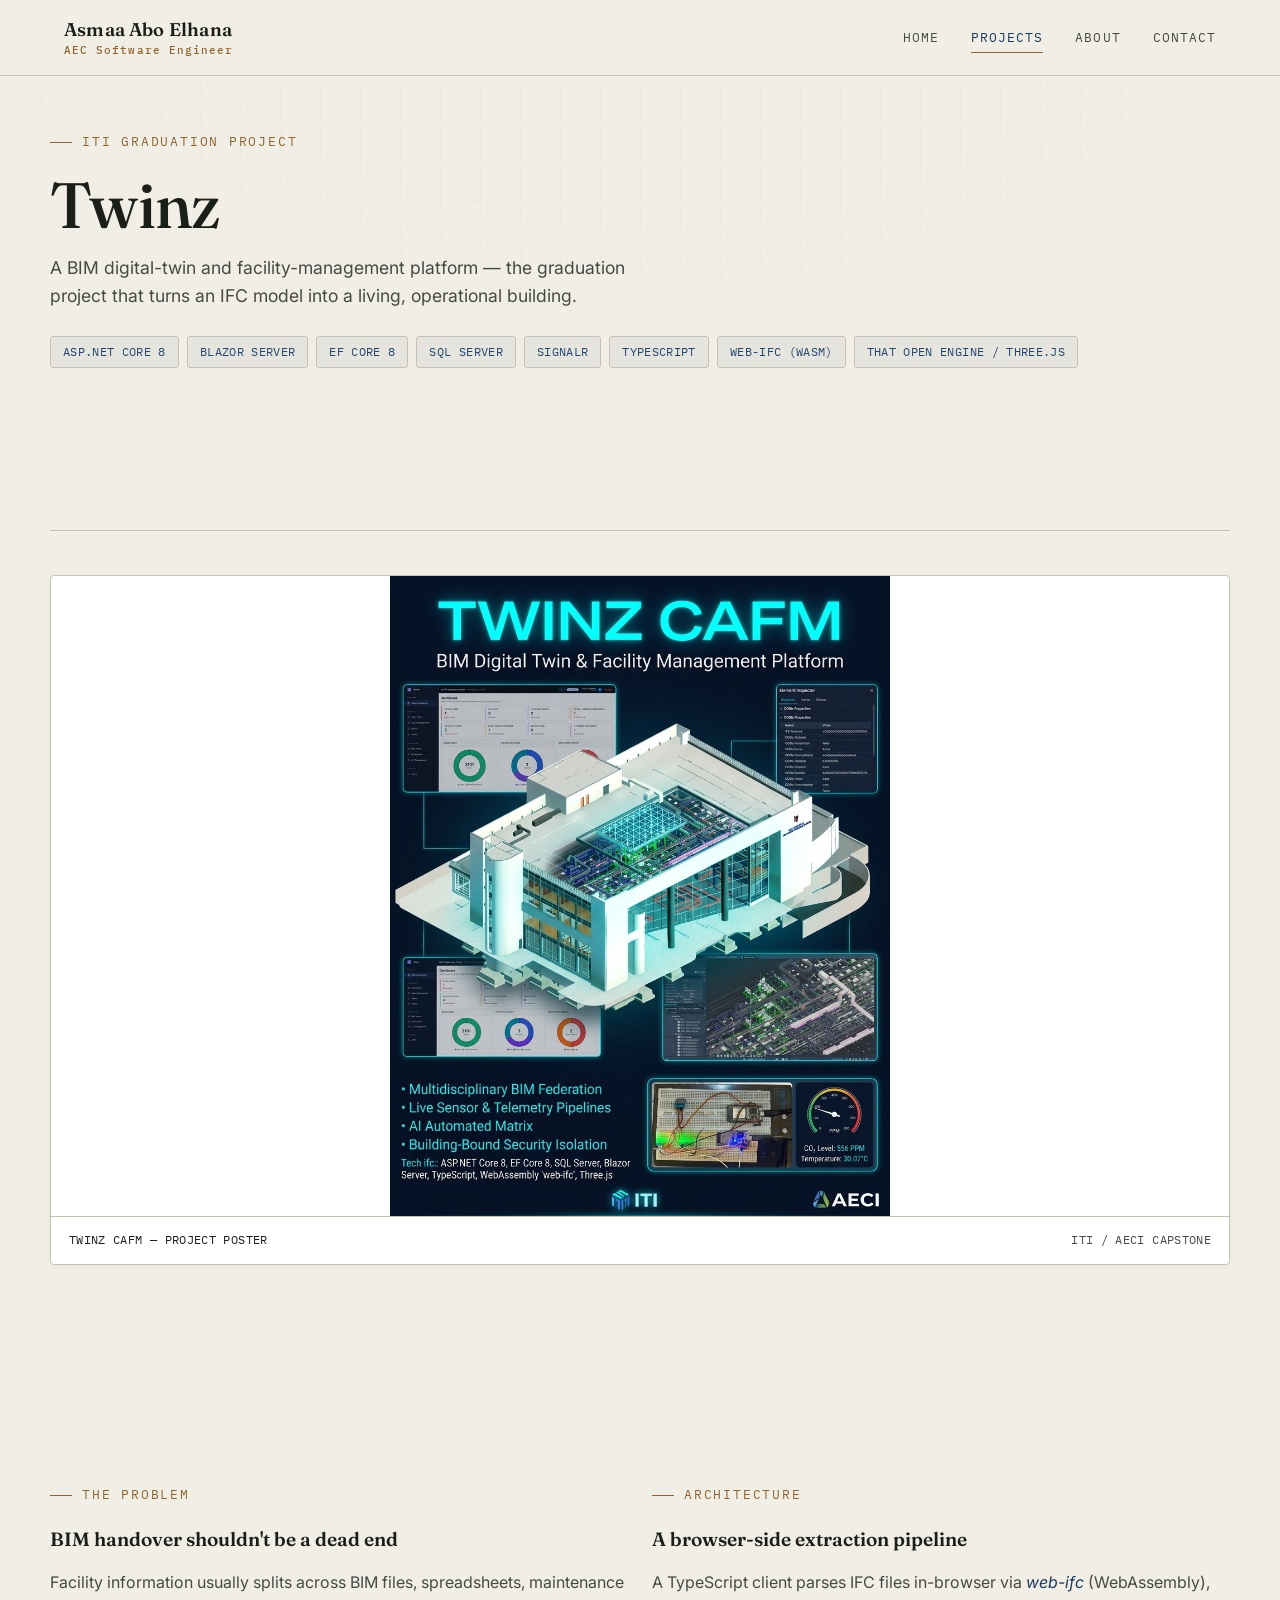
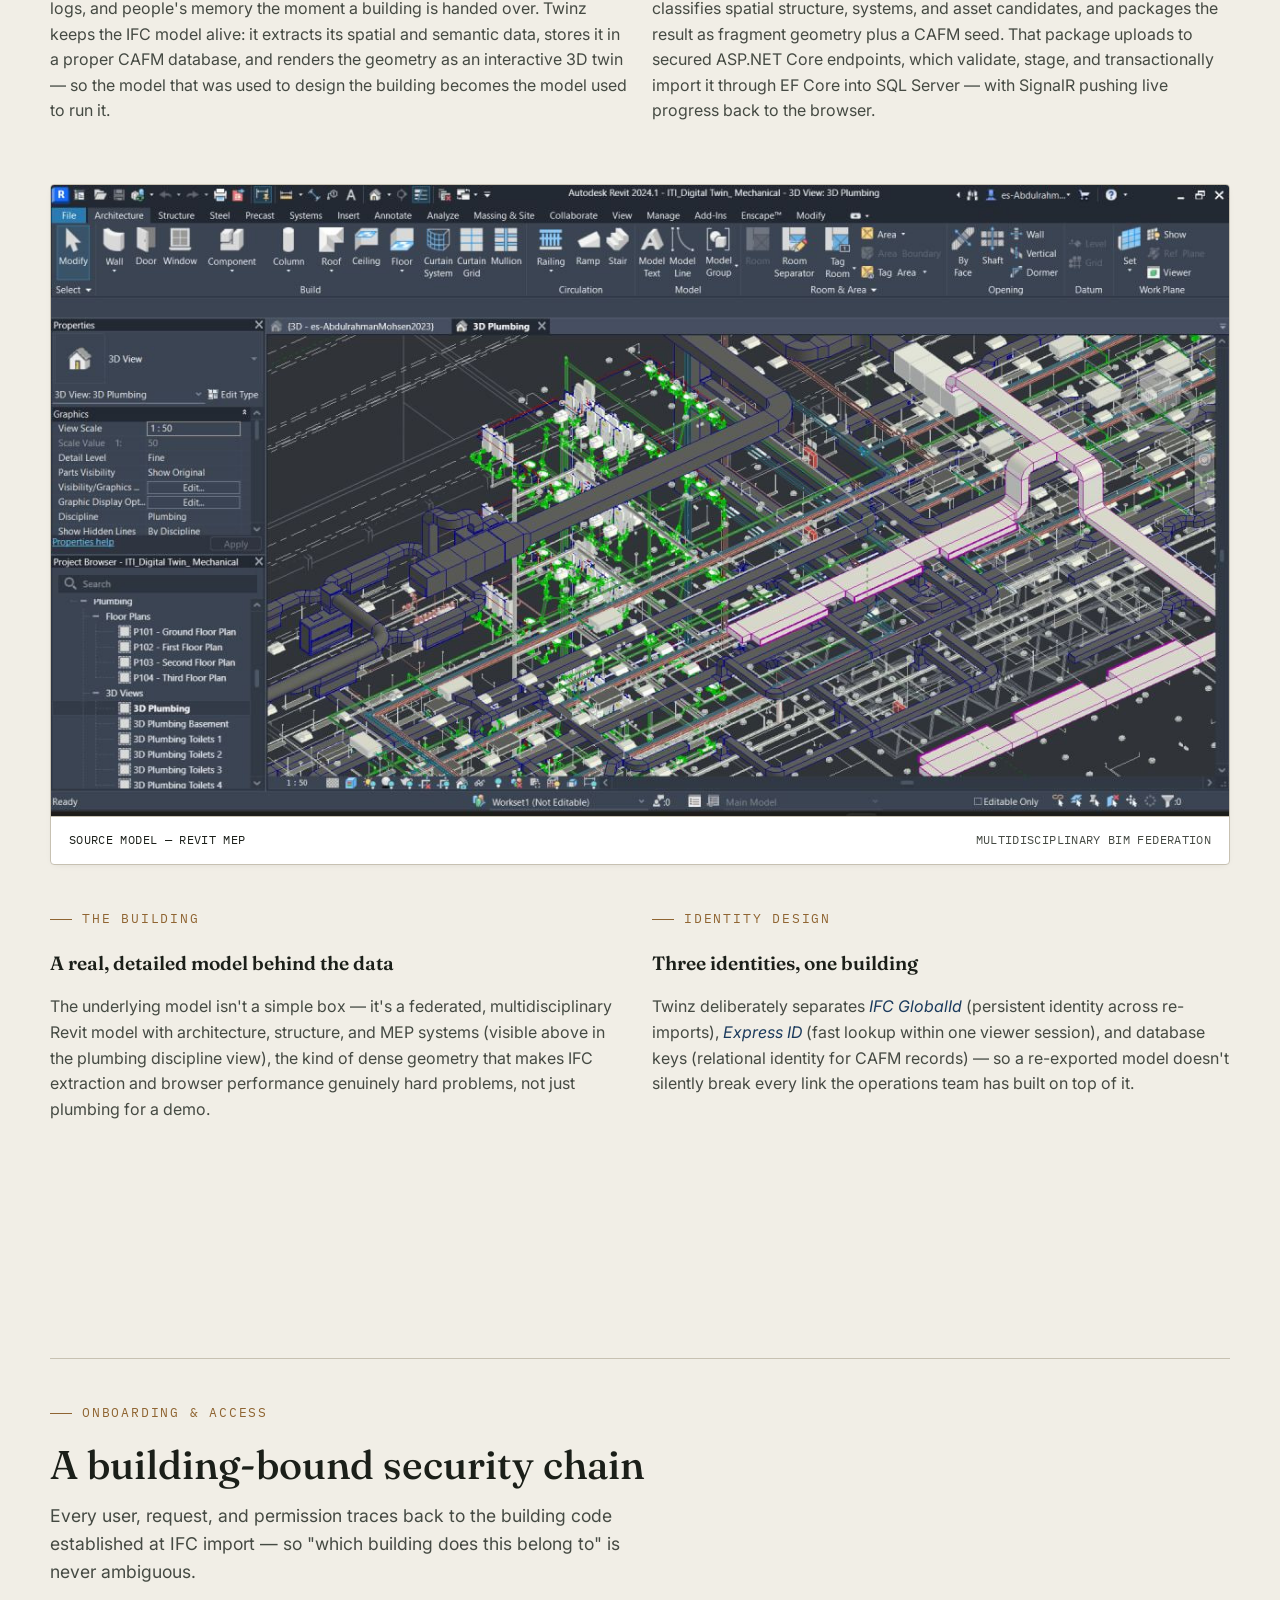
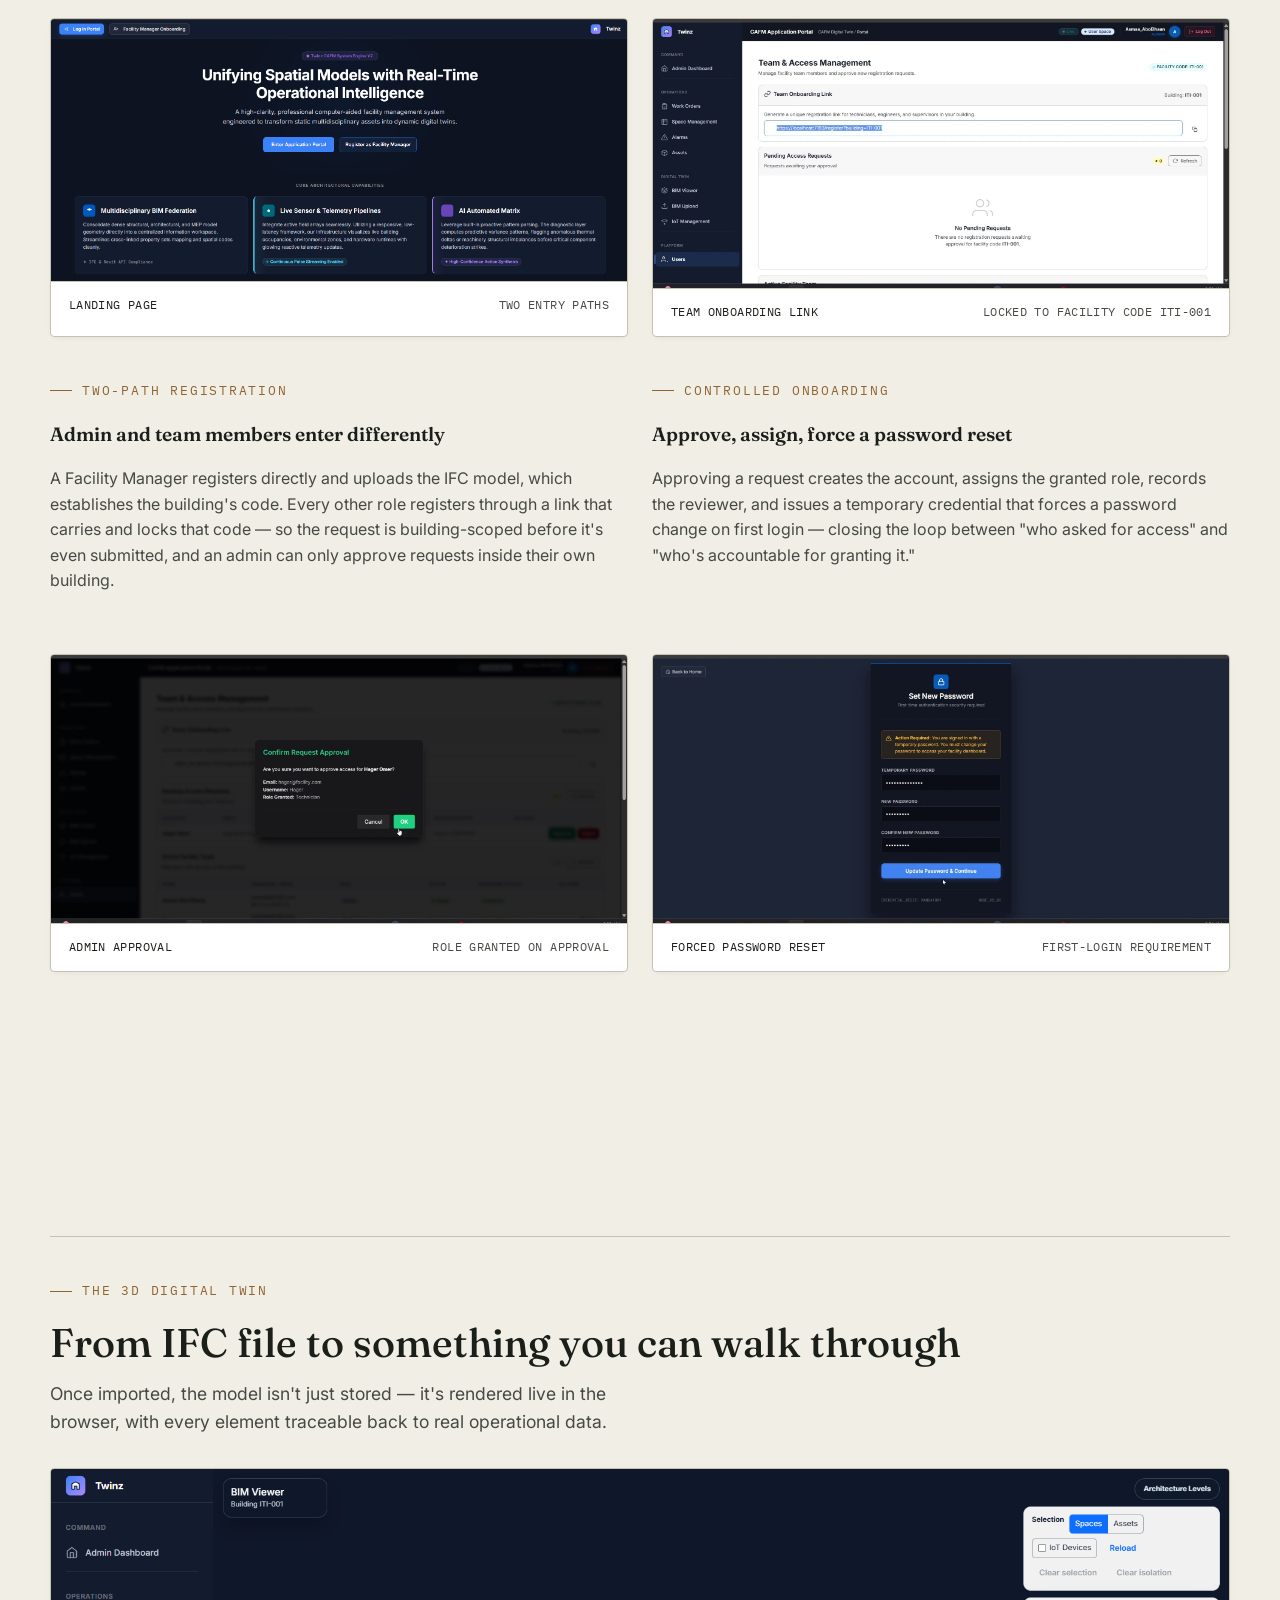
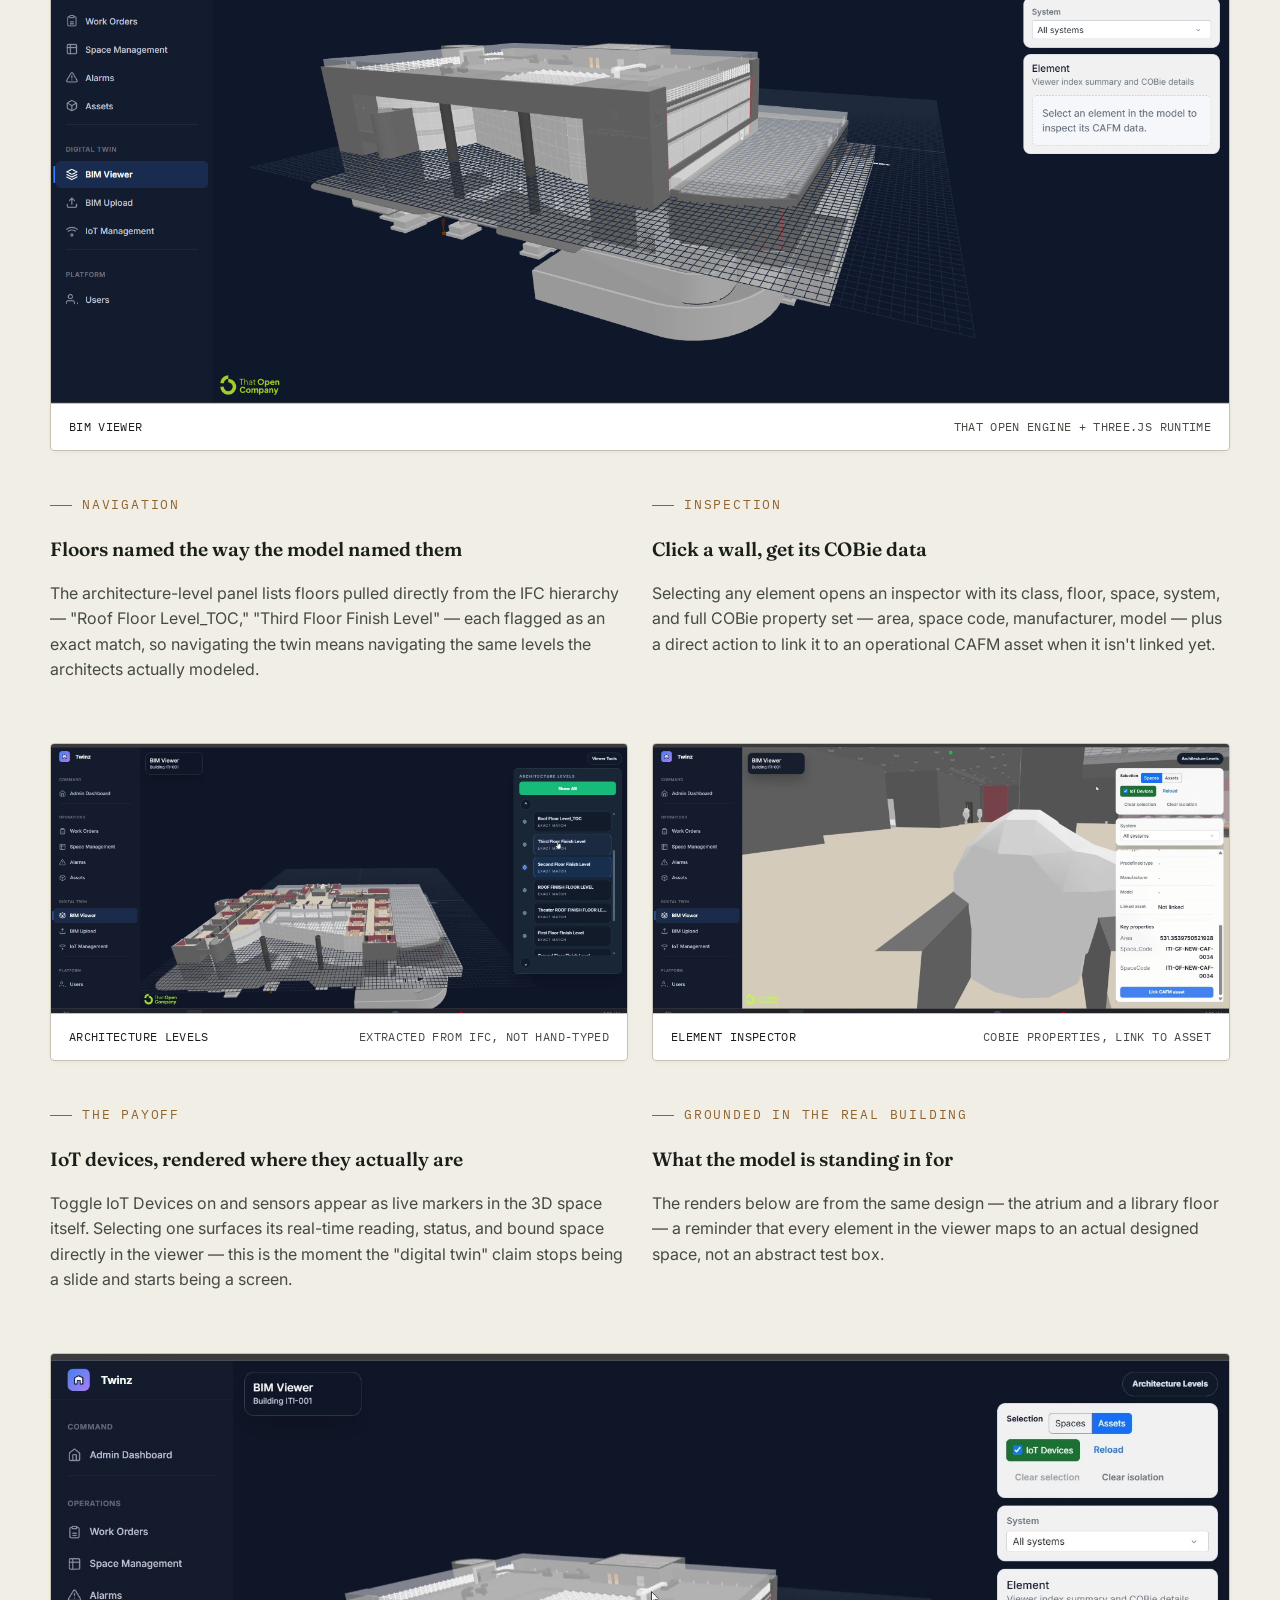
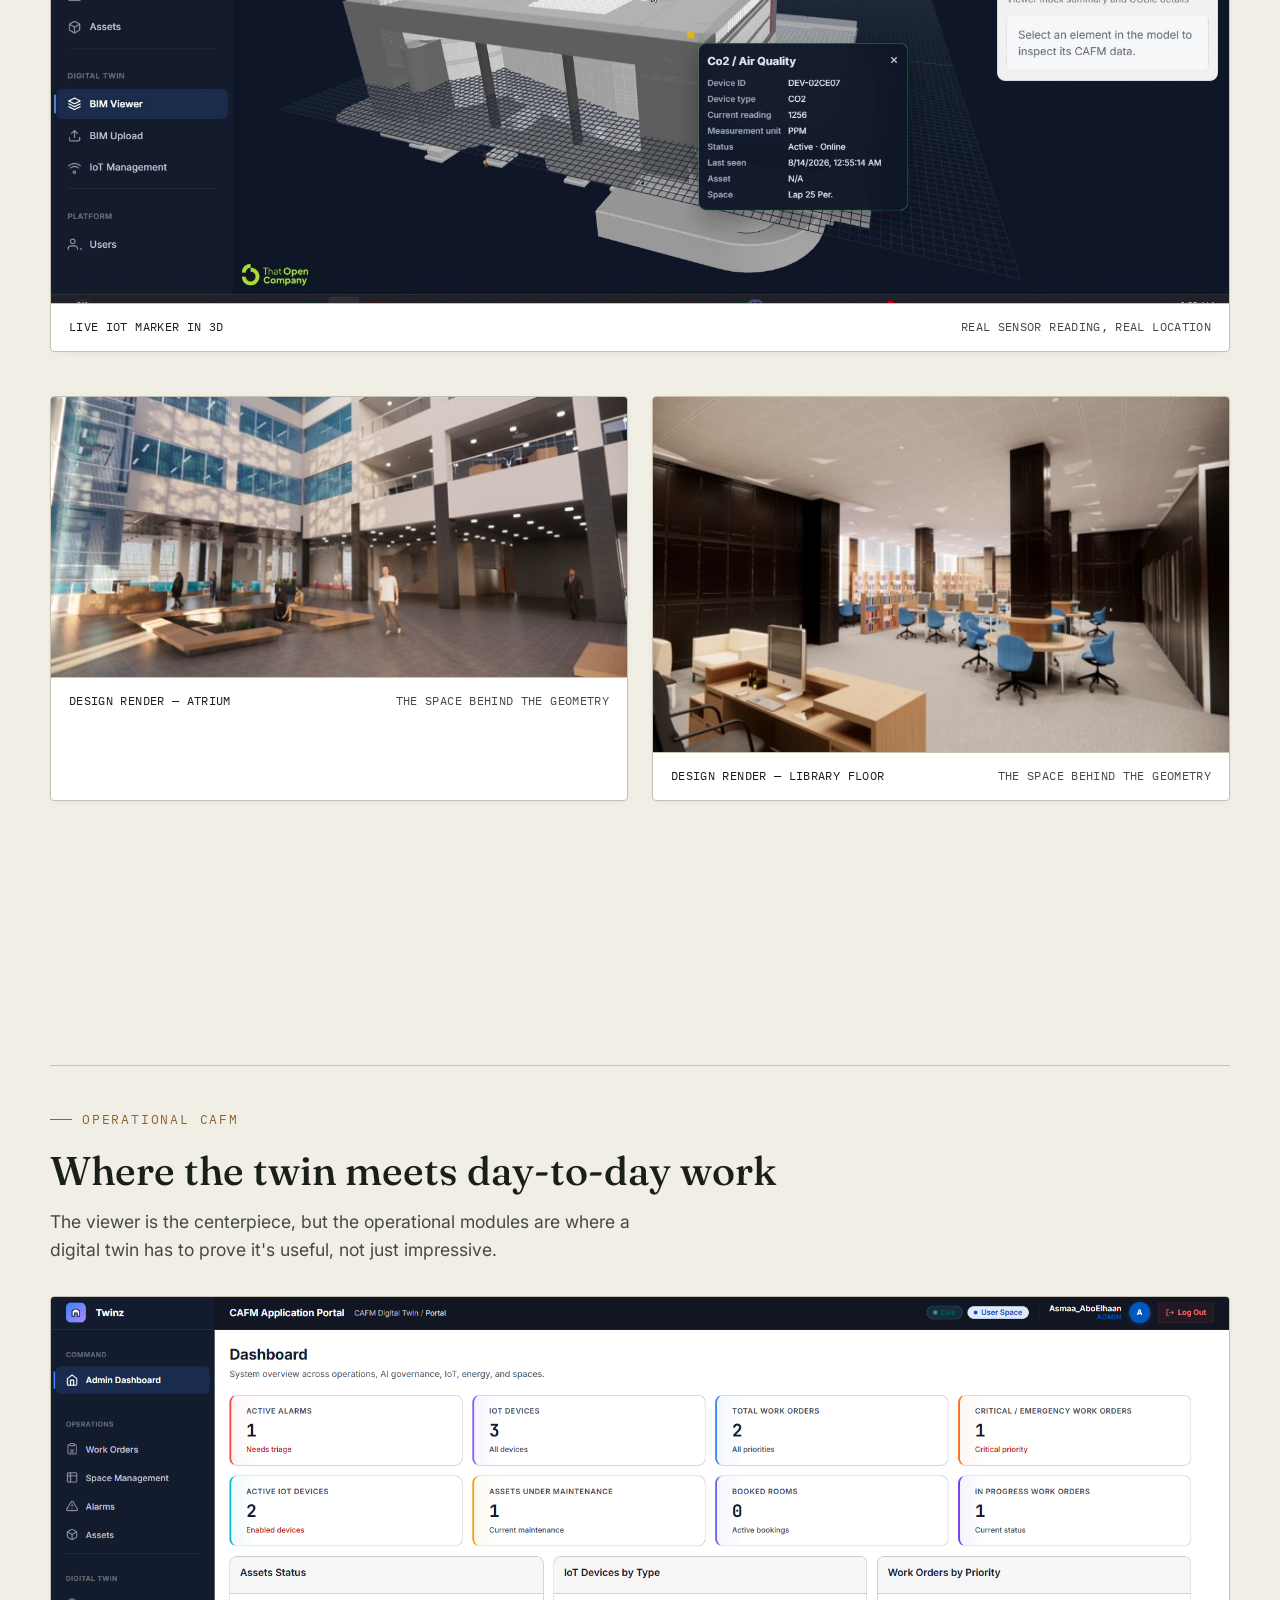
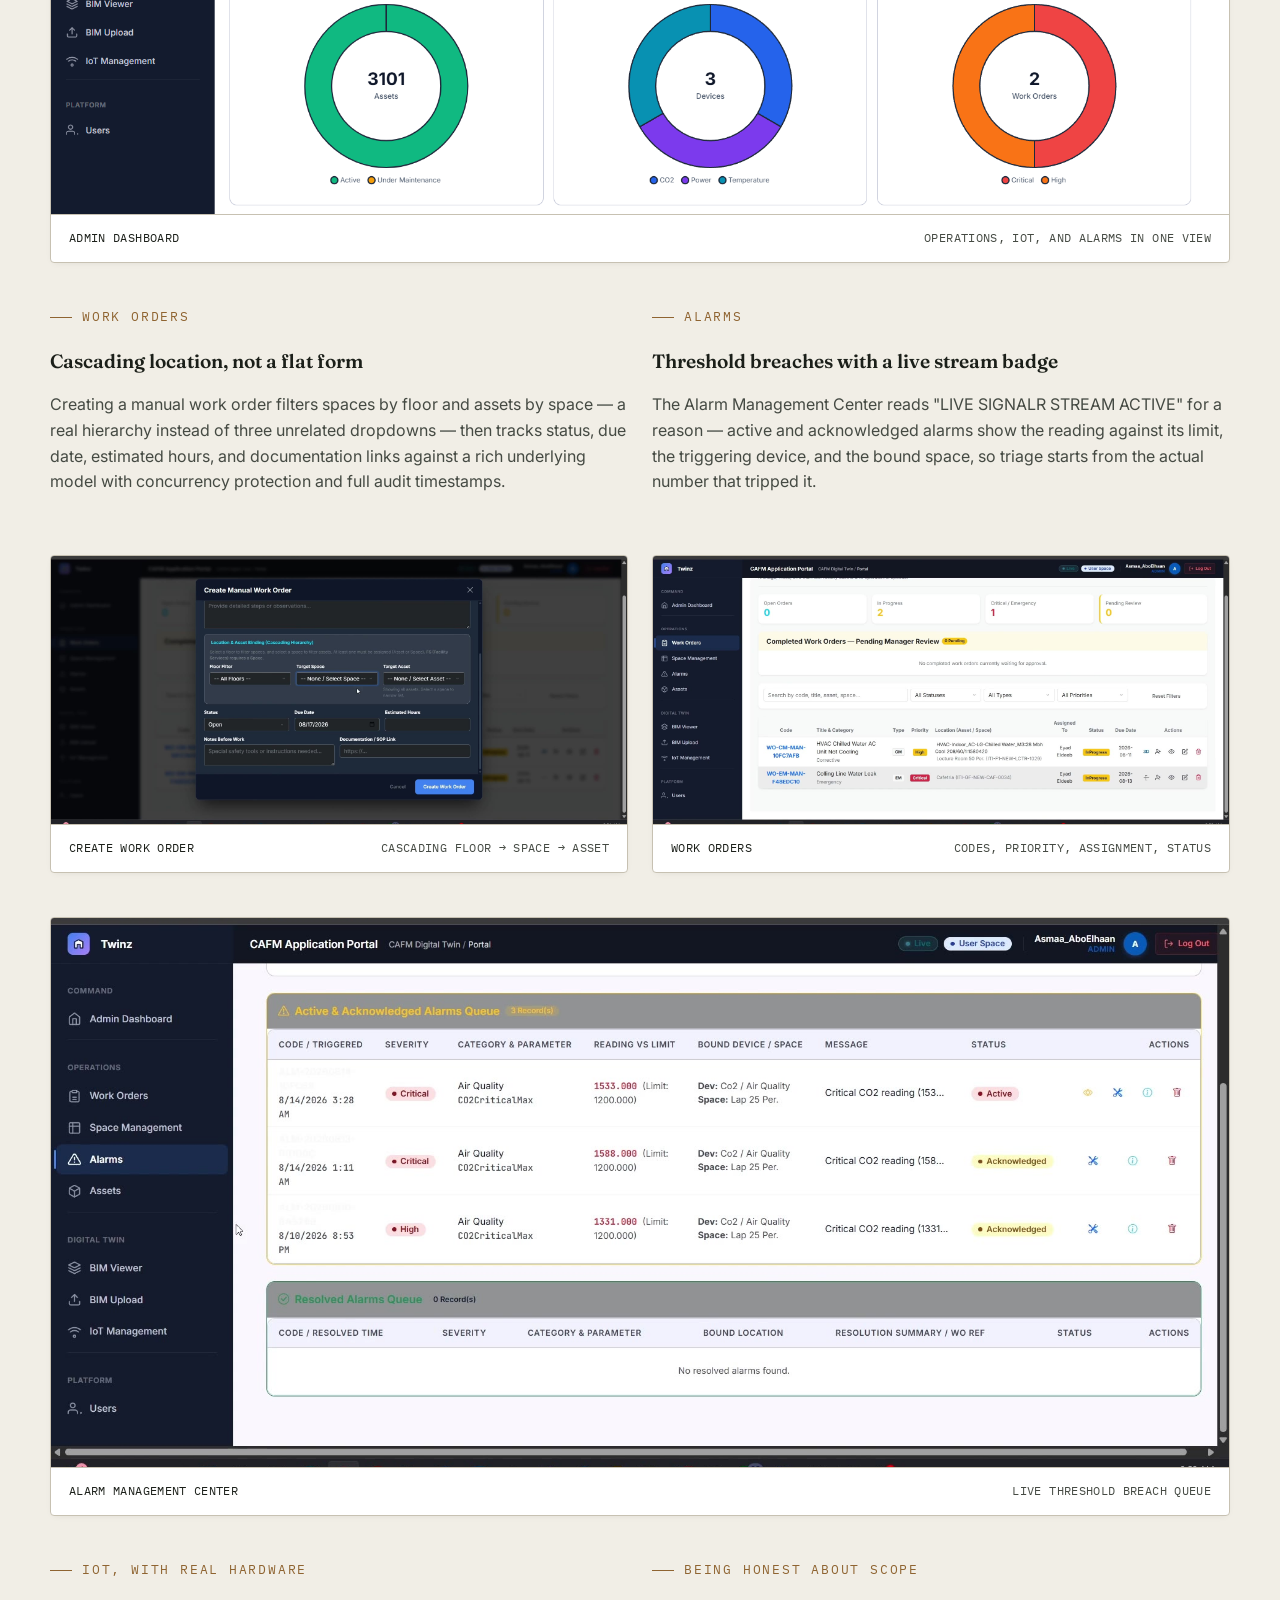
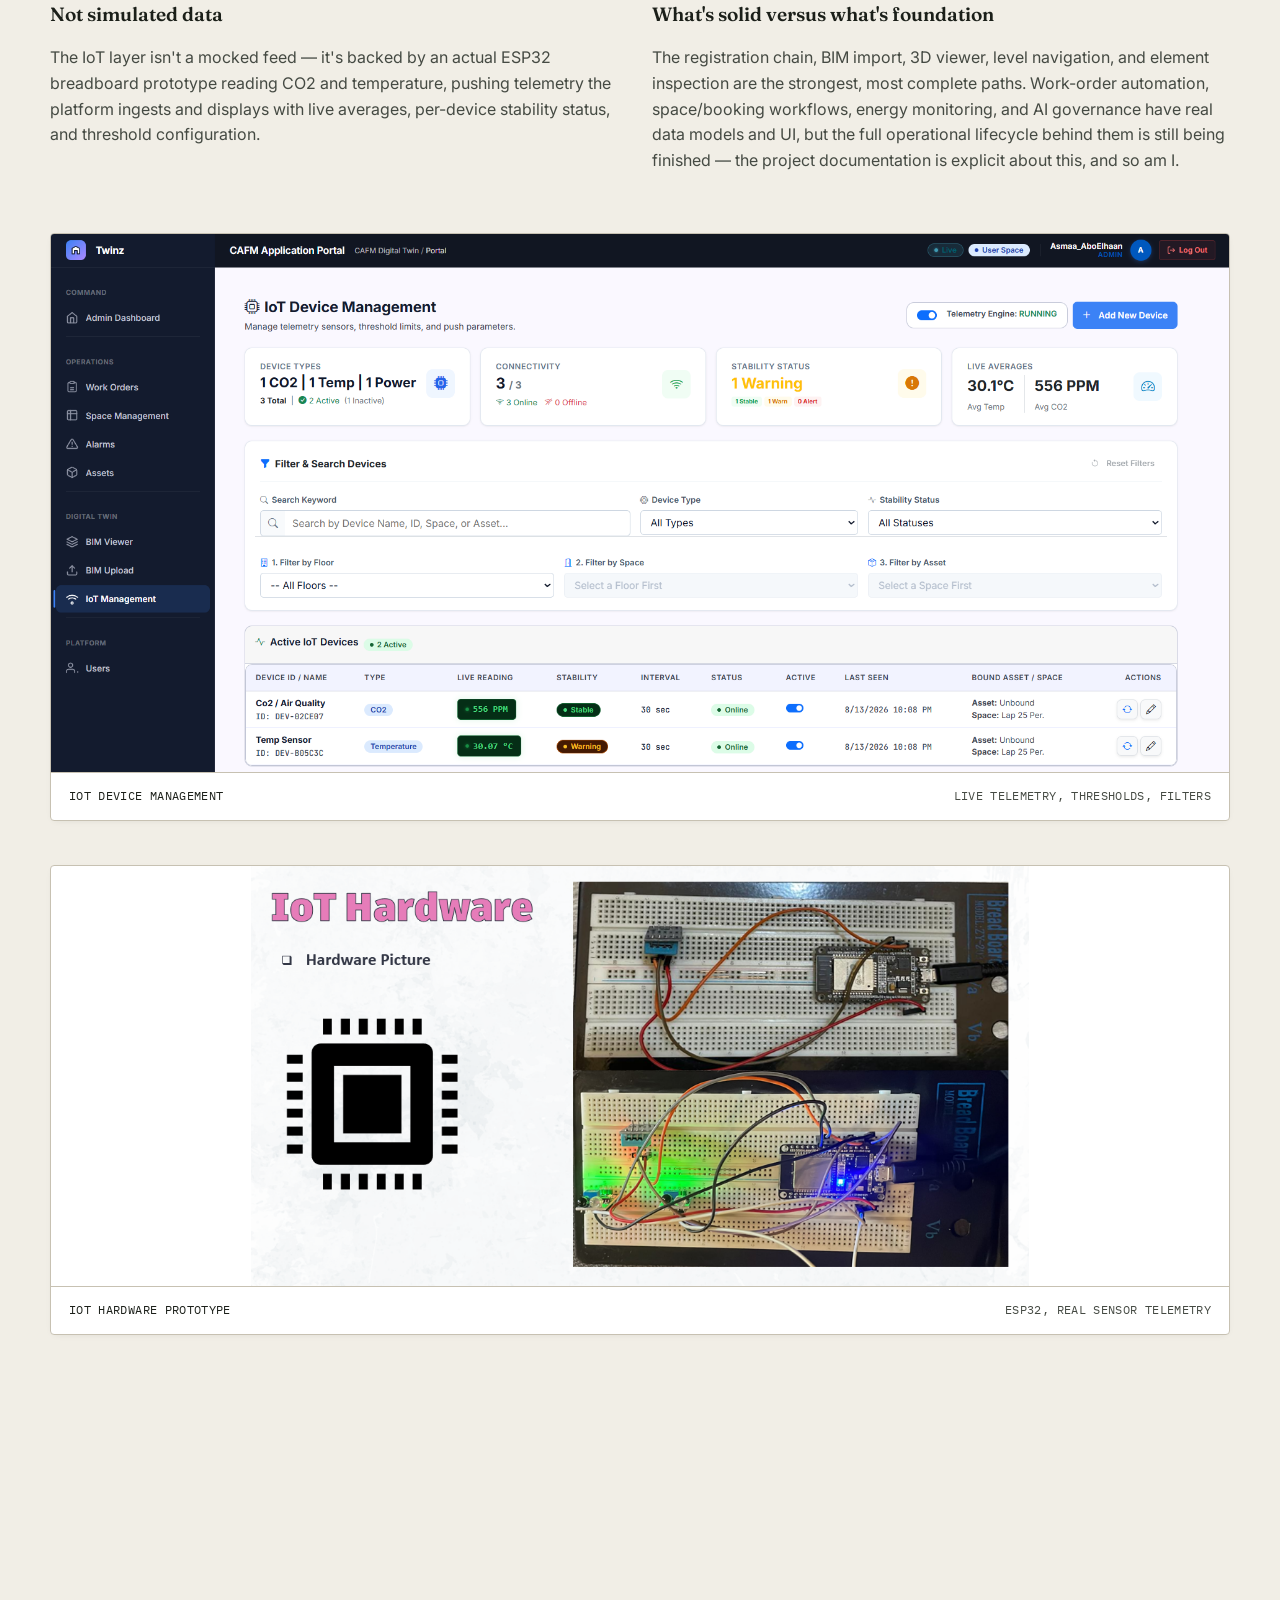
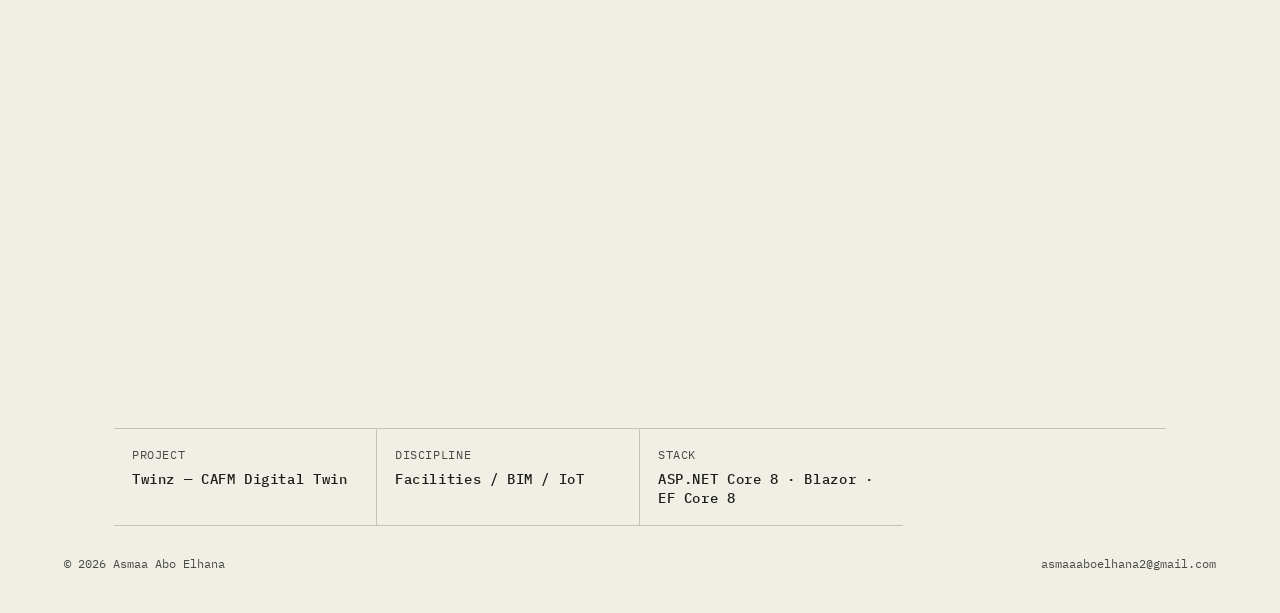
<file: portfolio/project-twinz.html>
<!DOCTYPE html>
<html lang="en">
<head>
<meta charset="UTF-8">
<meta name="viewport" content="width=device-width, initial-scale=1.0">
<title>Twinz — BIM Digital Twin &amp; CAFM Platform | Asmaa Abo Elhana</title>
<link rel="stylesheet" href="style.css">
</head>
<body>
<div class="grid-bg"></div>

<nav class="site-nav">
  <a href="index.html" class="brand">Asmaa Abo Elhana<small>AEC Software Engineer</small></a>
  <button class="nav-toggle" aria-label="Toggle menu"><span></span></button>
  <div class="nav-scrim"></div>
  <div class="nav-links">
    <a href="index.html">Home</a>
    <a href="projects.html" class="active">Projects</a>
    <a href="about.html">About</a>
    <a href="contact.html">Contact</a>
  </div>
</nav>

<header class="wrap section-tight" style="padding-top:56px;">
  <div class="eyebrow">ITI Graduation Project</div>
  <h1 style="font-size:clamp(2.2rem,5vw,4rem);">Twinz</h1>
  <p class="lede" style="margin-top:14px; font-size:1.1rem;">A BIM digital-twin and facility-management
  platform — the graduation project that turns an IFC model into a living, operational building.</p>
  <div class="tag-row" style="margin-top:26px;">
    <span class="tag">ASP.NET Core 8</span><span class="tag">Blazor Server</span>
    <span class="tag">EF Core 8</span><span class="tag">SQL Server</span>
    <span class="tag">SignalR</span><span class="tag">TypeScript</span>
    <span class="tag">web-ifc (WASM)</span><span class="tag">That Open Engine / Three.js</span>
  </div>
 
</header>

<section class="wrap section reveal">
  <hr class="rule">
  <div class="shot-full">
    <div class="shot">
      <img src="assets/twinz-poster.jpg" alt="Twinz CAFM project poster showing the BIM digital twin building model, admin dashboard, BIM viewer with MEP systems, element inspector with COBie properties, and IoT hardware breadboard prototype." loading="lazy" class="shot-contain" style="--sc-max-h:640px;">
      <div class="shot-caption"><span>Twinz CAFM — Project Poster</span><span>ITI / AECI capstone</span></div>
    </div>
  </div>
</section>

<section class="wrap section reveal">
  <div class="grid-2">
    <div>
      <div class="eyebrow">The Problem</div>
      <h3>BIM handover shouldn't be a dead end</h3>
      <p>Facility information usually splits across BIM files, spreadsheets, maintenance logs, and
      people's memory the moment a building is handed over. Twinz keeps the IFC model alive: it extracts
      its spatial and semantic data, stores it in a proper CAFM database, and renders the geometry as an
      interactive 3D twin — so the model that was used to design the building becomes the model used to
      run it.</p>
    </div>
    <div>
      <div class="eyebrow">Architecture</div>
      <h3>A browser-side extraction pipeline</h3>
      <p>A TypeScript client parses IFC files in-browser via <span class="serif-em">web-ifc</span>
      (WebAssembly), classifies spatial structure, systems, and asset candidates, and packages the result
      as fragment geometry plus a CAFM seed. That package uploads to secured ASP.NET Core endpoints, which
      validate, stage, and transactionally import it through EF Core into SQL Server — with SignalR pushing
      live progress back to the browser.</p>
    </div>
  </div>

  <div class="shot-full">
    <div class="shot">
      <img src="assets/twinz-revit-source.jpg" alt="Autodesk Revit 2024 showing a 3D plumbing view of the ITI Digital Twin Mechanical model, with visible ductwork, pipes, and MEP systems color-coded by discipline." loading="lazy">
      <div class="shot-caption"><span>Source Model — Revit MEP</span><span>Multidisciplinary BIM federation</span></div>
    </div>
  </div>

  <div class="grid-2" style="margin-top:44px;">
    <div>
      <div class="eyebrow">The Building</div>
      <h3>A real, detailed model behind the data</h3>
      <p>The underlying model isn't a simple box — it's a federated, multidisciplinary Revit model with
      architecture, structure, and MEP systems (visible above in the plumbing discipline view), the kind
      of dense geometry that makes IFC extraction and browser performance genuinely hard problems, not
      just plumbing for a demo.</p>
    </div>
    <div>
      <div class="eyebrow">Identity Design</div>
      <h3>Three identities, one building</h3>
      <p>Twinz deliberately separates <span class="serif-em">IFC GlobalId</span> (persistent identity across
      re-imports), <span class="serif-em">Express ID</span> (fast lookup within one viewer session), and
      database keys (relational identity for CAFM records) — so a re-exported model doesn't silently break
      every link the operations team has built on top of it.</p>
    </div>
  </div>
</section>

<section class="wrap section reveal">
  <hr class="rule" style="margin-top:44px;">
  <div class="eyebrow" style="margin-top:44px;">Onboarding &amp; Access</div>
  <h2 style="margin-top:8px;">A building-bound security chain</h2>
  <p class="lede" style="margin-top:14px;">Every user, request, and permission traces back to the building
  code established at IFC import — so "which building does this belong to" is never ambiguous.</p>

  <div class="shot-pair" style="margin-top:32px;">
    <div class="shot">
      <img src="assets/twinz-landing.png" alt="Twinz landing page with the tagline Unifying Spatial Models with Real-Time Operational Intelligence, and buttons to enter the application portal or register as facility manager." loading="lazy">
      <div class="shot-caption"><span>Landing Page</span><span>Two entry paths</span></div>
    </div>
    <div class="shot">
      <img src="assets/twinz-team-access.png" alt="Team and Access Management page showing a building-bound team onboarding link locked to facility code ITI-001, and a pending access requests panel." loading="lazy">
      <div class="shot-caption"><span>Team Onboarding Link</span><span>Locked to facility code ITI-001</span></div>
    </div>
  </div>

  <div class="grid-2" style="margin-top:44px;">
    <div>
      <div class="eyebrow">Two-Path Registration</div>
      <h3>Admin and team members enter differently</h3>
      <p>A Facility Manager registers directly and uploads the IFC model, which establishes the building's
      code. Every other role registers through a link that carries and locks that code — so the request is
      building-scoped before it's even submitted, and an admin can only approve requests inside their own
      building.</p>
    </div>
    <div>
      <div class="eyebrow">Controlled Onboarding</div>
      <h3>Approve, assign, force a password reset</h3>
      <p>Approving a request creates the account, assigns the granted role, records the reviewer, and
      issues a temporary credential that forces a password change on first login — closing the loop between
      "who asked for access" and "who's accountable for granting it."</p>
    </div>
  </div>

  <div class="shot-pair">
    <div class="shot">
      <img src="assets/twinz-approval-modal.png" alt="Confirm Request Approval modal asking to approve access for a named applicant, showing their email, username, and the role being granted: Technician." loading="lazy">
      <div class="shot-caption"><span>Admin Approval</span><span>Role granted on approval</span></div>
    </div>
    <div class="shot">
      <img src="assets/twinz-password-change.png" alt="Set New Password page shown on first login, requiring the temporary password and a new password before the user can access their facility dashboard." loading="lazy">
      <div class="shot-caption"><span>Forced Password Reset</span><span>First-login requirement</span></div>
    </div>
  </div>
</section>

<section class="wrap section reveal">
  <hr class="rule" style="margin-top:44px;">
  <div class="eyebrow" style="margin-top:44px;">The 3D Digital Twin</div>
  <h2 style="margin-top:8px;">From IFC file to something you can walk through</h2>
  <p class="lede" style="margin-top:14px;">Once imported, the model isn't just stored — it's rendered live
  in the browser, with every element traceable back to real operational data.</p>

  <div class="shot-full" style="margin-top:32px;">
    <div class="shot">
      <img src="assets/twinz-bim-viewer.png" alt="Twinz BIM Viewer showing a full 3D building model with selection controls for Spaces and Assets, an IoT Devices toggle, a system filter, and an element inspector panel." loading="lazy">
      <div class="shot-caption"><span>BIM Viewer</span><span>That Open Engine + Three.js runtime</span></div>
    </div>
  </div>

  <div class="grid-2" style="margin-top:44px;">
    <div>
      <div class="eyebrow">Navigation</div>
      <h3>Floors named the way the model named them</h3>
      <p>The architecture-level panel lists floors pulled directly from the IFC hierarchy — "Roof Floor
      Level_TOC," "Third Floor Finish Level" — each flagged as an exact match, so navigating the twin means
      navigating the same levels the architects actually modeled.</p>
    </div>
    <div>
      <div class="eyebrow">Inspection</div>
      <h3>Click a wall, get its COBie data</h3>
      <p>Selecting any element opens an inspector with its class, floor, space, system, and full COBie
      property set — area, space code, manufacturer, model — plus a direct action to link it to an
      operational CAFM asset when it isn't linked yet.</p>
    </div>
  </div>

  <div class="shot-pair">
    <div class="shot">
      <img src="assets/twinz-levels.png" alt="Architecture Levels panel listing building floors extracted from the IFC model, including Roof Floor Level TOC, Third Floor Finish Level, and Second Floor Finish Level, each marked as an exact match." loading="lazy">
      <div class="shot-caption"><span>Architecture Levels</span><span>Extracted from IFC, not hand-typed</span></div>
    </div>
    <div class="shot">
      <img src="assets/twinz-element-inspector.png" alt="Element inspector panel showing COBie key properties for a selected space, including Area, Space_Code, and SpaceCode, with a Link CAFM asset button." loading="lazy">
      <div class="shot-caption"><span>Element Inspector</span><span>COBie properties, link to asset</span></div>
    </div>
  </div>

  <div class="grid-2" style="margin-top:44px;">
    <div>
      <div class="eyebrow">The Payoff</div>
      <h3>IoT devices, rendered where they actually are</h3>
      <p>Toggle IoT Devices on and sensors appear as live markers in the 3D space itself. Selecting one
      surfaces its real-time reading, status, and bound space directly in the viewer — this is the moment
      the "digital twin" claim stops being a slide and starts being a screen.</p>
    </div>
    <div>
      <div class="eyebrow">Grounded in the Real Building</div>
      <h3>What the model is standing in for</h3>
      <p>The renders below are from the same design — the atrium and a library floor — a reminder that
      every element in the viewer maps to an actual designed space, not an abstract test box.</p>
    </div>
  </div>

  <div class="shot-full">
    <div class="shot">
      <img src="assets/twinz-iot-3d-popup.png" alt="3D BIM viewer with a live IoT device popup showing a CO2 and Air Quality sensor with device ID, current reading of 1256 PPM, status Active and Online, and its bound space." loading="lazy">
      <div class="shot-caption"><span>Live IoT Marker in 3D</span><span>Real sensor reading, real location</span></div>
    </div>
  </div>

  <div class="shot-pair">
    <div class="shot">
      <img src="assets/twinz-render-atrium.jpg" alt="Architectural render of a multi-story building atrium with glass curtain walls, seating, and a reflecting pool." loading="lazy">
      <div class="shot-caption"><span>Design Render — Atrium</span><span>The space behind the geometry</span></div>
    </div>
    <div class="shot">
      <img src="assets/twinz-render-library.jpg" alt="Architectural render of a library floor with workstations, bookshelves, and a reception desk." loading="lazy">
      <div class="shot-caption"><span>Design Render — Library Floor</span><span>The space behind the geometry</span></div>
    </div>
  </div>
</section>

<section class="wrap section reveal">
  <hr class="rule" style="margin-top:44px;">
  <div class="eyebrow" style="margin-top:44px;">Operational CAFM</div>
  <h2 style="margin-top:8px;">Where the twin meets day-to-day work</h2>
  <p class="lede" style="margin-top:14px;">The viewer is the centerpiece, but the operational modules are
  where a digital twin has to prove it's useful, not just impressive.</p>

  <div class="shot-full" style="margin-top:32px;">
    <div class="shot">
      <img src="assets/twinz-dashboard.png" alt="Admin dashboard with counters for active alarms, IoT devices, total work orders, critical work orders, and donut charts for assets status, IoT devices by type, and work orders by priority." loading="lazy">
      <div class="shot-caption"><span>Admin Dashboard</span><span>Operations, IoT, and alarms in one view</span></div>
    </div>
  </div>

  <div class="grid-2" style="margin-top:44px;">
    <div>
      <div class="eyebrow">Work Orders</div>
      <h3>Cascading location, not a flat form</h3>
      <p>Creating a manual work order filters spaces by floor and assets by space — a real hierarchy
      instead of three unrelated dropdowns — then tracks status, due date, estimated hours, and
      documentation links against a rich underlying model with concurrency protection and full audit
      timestamps.</p>
    </div>
    <div>
      <div class="eyebrow">Alarms</div>
      <h3>Threshold breaches with a live stream badge</h3>
      <p>The Alarm Management Center reads "LIVE SIGNALR STREAM ACTIVE" for a reason — active and
      acknowledged alarms show the reading against its limit, the triggering device, and the bound space,
      so triage starts from the actual number that tripped it.</p>
    </div>
  </div>

  <div class="shot-pair">
    <div class="shot">
      <img src="assets/twinz-workorder-modal.png" alt="Create Manual Work Order modal with a cascading floor, space, and asset selector, status, due date, estimated hours, notes, and documentation link fields." loading="lazy">
      <div class="shot-caption"><span>Create Work Order</span><span>Cascading floor → space → asset</span></div>
    </div>
    <div class="shot">
      <img src="assets/twinz-workorders-table.png" alt="Work orders table with open, in-progress, critical, and pending-review counts, and rows showing work order codes, titles, priorities, locations, assignees, statuses, and due dates." loading="lazy">
      <div class="shot-caption"><span>Work Orders</span><span>Codes, priority, assignment, status</span></div>
    </div>
  </div>

  <div class="shot-full">
    <div class="shot">
      <img src="assets/twinz-alarms.png" alt="Alarm Management Center with active, acknowledged, and resolved alarm counts, and a queue showing CO2 air quality alarms with severity, reading versus limit, bound device and space, and status." loading="lazy">
      <div class="shot-caption"><span>Alarm Management Center</span><span>Live threshold breach queue</span></div>
    </div>
  </div>

  <div class="grid-2" style="margin-top:44px;">
    <div>
      <div class="eyebrow">IoT, With Real Hardware</div>
      <h3>Not simulated data</h3>
      <p>The IoT layer isn't a mocked feed — it's backed by an actual ESP32 breadboard prototype reading
      CO2 and temperature, pushing telemetry the platform ingests and displays with live averages,
      per-device stability status, and threshold configuration.</p>
    </div>
    <div>
      <div class="eyebrow">Being Honest About Scope</div>
      <h3>What's solid versus what's foundation</h3>
      <p>The registration chain, BIM import, 3D viewer, level navigation, and element inspection are the
      strongest, most complete paths. Work-order automation, space/booking workflows, energy monitoring,
      and AI governance have real data models and UI, but the full operational lifecycle behind them is
      still being finished — the project documentation is explicit about this, and so am I.</p>
    </div>
  </div>

  <div class="shot-full">
    <div class="shot">
      <img src="assets/twinz-iot-management.png" alt="IoT Device Management page with device type counts, connectivity status, stability status, live temperature and CO2 averages, filters, and an active devices table showing live readings and bound assets." loading="lazy">
      <div class="shot-caption"><span>IoT Device Management</span><span>Live telemetry, thresholds, filters</span></div>
    </div>
  </div>

  <div class="shot-full">
    <div class="shot">
      <img src="assets/twinz-iot-hardware.png" alt="Photograph of two ESP32-based IoT hardware prototypes on breadboards, wired with sensors and status LEDs, used to generate real CO2 and temperature telemetry for the platform." loading="lazy" class="shot-contain" style="--sc-max-h:420px;">
      <div class="shot-caption"><span>IoT Hardware Prototype</span><span>ESP32, real sensor telemetry</span></div>
    </div>
  </div>
</section>

<section class="wrap section-tight reveal">
  <hr class="rule">
  <div class="eyebrow" style="margin-top:40px;">By the Numbers</div>
  <div class="grid-4" style="margin-top:20px;">
    <div>
      <h3 style="font-size:1.6rem; font-family:var(--font-display);">55</h3>
      <p style="font-size:0.93rem;">C# domain model files</p>
    </div>
    <div>
      <h3 style="font-size:1.6rem; font-family:var(--font-display);">7</h3>
      <p style="font-size:0.93rem;">EF Core migrations</p>
    </div>
    <div>
      <h3 style="font-size:1.6rem; font-family:var(--font-display);">34</h3>
      <p style="font-size:0.93rem;">Backend &amp; frontend test files</p>
    </div>
    <div>
      <h3 style="font-size:1.6rem; font-family:var(--font-display);">5</h3>
      <p style="font-size:0.93rem;">Operational roles &amp; policies</p>
    </div>
  </div>
</section>

<section class="wrap section-tight reveal">
  <hr class="rule">
  <div class="split-row" style="padding-top:36px; display:flex; justify-content:space-between; flex-wrap:wrap; gap:20px;">
    <a href="projects.html" class="sheet-link">← All Projects</a>
    <a href="project-attendance.html" class="sheet-link">Next: Attendance System →</a>
  </div>
</section>

<div class="title-block">
  <div class="title-block-inner">
    <div>Project<span>Twinz — CAFM Digital Twin</span></div>
    <div>Discipline<span>Facilities / BIM / IoT</span></div>
    <div>Stack<span>ASP.NET Core 8 · Blazor · EF Core 8</span></div>
   
  </div>
</div>
<footer class="site-footer">
  <span>© 2026 Asmaa Abo Elhana</span>
  <span>asmaaaboelhana2@gmail.com</span>
</footer>

<script src="script.js"></script>
</body>
</html>
</file>
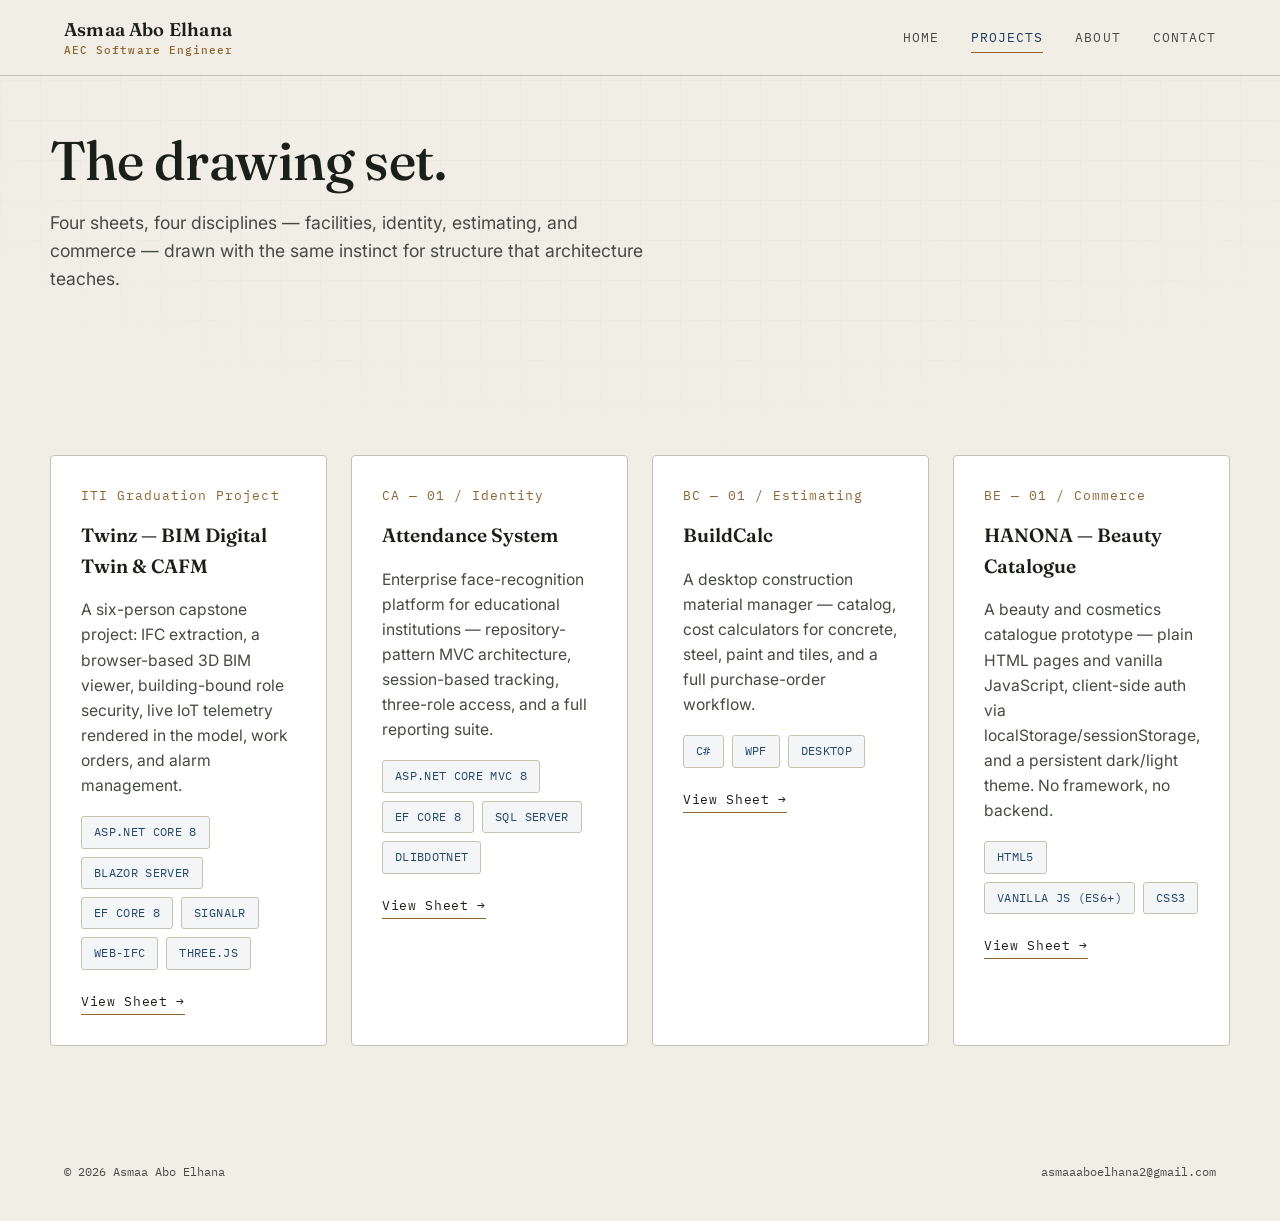
<file: portfolio/projects.html>
<!DOCTYPE html>
<html lang="en">
<head>
<meta charset="UTF-8">
<meta name="viewport" content="width=device-width, initial-scale=1.0">
<title>Projects — Asmaa Abo Elhana</title>
<link rel="stylesheet" href="style.css">
</head>
<body>
<div class="grid-bg"></div>

<nav class="site-nav">
  <a href="index.html" class="brand">Asmaa Abo Elhana<small>AEC Software Engineer</small></a>
  <button class="nav-toggle" aria-label="Toggle menu"><span></span></button>
  <div class="nav-scrim"></div>
  <div class="nav-links">
    <a href="index.html">Home</a>
    <a href="projects.html" class="active">Projects</a>
    <a href="about.html">About</a>
    <a href="contact.html">Contact</a>
  </div>
</nav>

<header class="wrap section-tight" style="padding-top:56px;">

  <h1 style="font-size:clamp(2rem,4.4vw,3.4rem);">The drawing set.</h1>
  <p class="lede" style="margin-top:18px;">Four sheets, four disciplines — facilities, identity, estimating, and commerce —
  drawn with the same instinct for structure that architecture teaches.</p>
</header>

<section class="wrap section reveal">
  <div class="grid-4">
    <a href="project-twinz.html" class="sheet-card" style="display:block;">
      <span class="sheet-num">ITI Graduation Project</span>
      <h3>Twinz — BIM Digital Twin &amp; CAFM</h3>
      <p>A six-person capstone project: IFC extraction, a browser-based 3D BIM viewer, building-bound
      role security, live IoT telemetry rendered in the model, work orders, and alarm management.</p>
      <div class="tag-row">
        <span class="tag">ASP.NET Core 8</span><span class="tag">Blazor Server</span><span class="tag">EF Core 8</span>
        <span class="tag">SignalR</span><span class="tag">web-ifc</span><span class="tag">Three.js</span>
      </div>
      <span class="sheet-link">View Sheet →</span>
    </a>

    <a href="project-attendance.html" class="sheet-card" style="display:block;">
      <span class="sheet-num">CA&nbsp;—&nbsp;01 / Identity</span>
      <h3>Attendance System</h3>
      <p>Enterprise face-recognition platform for educational institutions — repository-pattern MVC
      architecture, session-based tracking, three-role access, and a full reporting suite.</p>
      <div class="tag-row">
        <span class="tag">ASP.NET Core MVC 8</span><span class="tag">EF Core 8</span>
        <span class="tag">SQL Server</span><span class="tag">DlibDotNet</span>
      </div>
      <span class="sheet-link">View Sheet →</span>
    </a>

    <a href="project-buildcalc.html" class="sheet-card" style="display:block;">
      <span class="sheet-num">BC&nbsp;—&nbsp;01 / Estimating</span>
      <h3>BuildCalc</h3>
      <p>A desktop construction material manager — catalog, cost calculators for concrete, steel,
      paint and tiles, and a full purchase-order workflow.</p>
      <div class="tag-row">
        <span class="tag">C#</span><span class="tag">WPF</span><span class="tag">Desktop</span>
      </div>
      <span class="sheet-link">View Sheet →</span>
    </a>

    <a href="project-beauty.html" class="sheet-card" style="display:block;">
      <span class="sheet-num">BE&nbsp;—&nbsp;01 / Commerce</span>
      <h3>HANONA — Beauty Catalogue</h3>
      <p>A beauty and cosmetics catalogue prototype — plain HTML pages and vanilla JavaScript,
      client-side auth via localStorage/sessionStorage, and a persistent dark/light theme. No framework, no backend.</p>
      <div class="tag-row">
        <span class="tag">HTML5</span><span class="tag">Vanilla JS (ES6+)</span><span class="tag">CSS3</span>
      </div>
      <span class="sheet-link">View Sheet →</span>
    </a>
  </div>
</section>


<footer class="site-footer">
  <span>© 2026 Asmaa Abo Elhana</span>
  <span>asmaaaboelhana2@gmail.com</span>
</footer>

<script src="script.js"></script>
</body>
</html>
</file>
<file: portfolio/style.css>
/* ============================================================
   Asmaa Abo Elhana — Portfolio
   Design language: architectural drawing set / drafting sheet
   Rebuilt mobile-first for a clean, professional, bug-free layout.
   Color palette is unchanged from the original.
   ============================================================ */

@import url('https://fonts.googleapis.com/css2?family=Fraunces:opsz,wght@9..144,300;9..144,400;9..144,500;9..144,600&family=Inter:wght@400;500;600&family=IBM+Plex+Mono:wght@400;500&display=swap');

:root{
  --paper: #F1EEE6;
  --paper-deep: #EAE6DB;
  --line: #DBD6C9;
  --line-strong: #C7C1B2;
  --ink: #1B1F19;
  --ink-soft: #454A43;
  --blueprint: #1B3A5C;
  --blueprint-soft: #24476E;
  --brass: #8F6431;
  --brass-soft: #B08347;
  --white: #FFFFFF;

  --font-display: 'Fraunces', serif;
  --font-body: 'Inter', sans-serif;
  --font-mono: 'IBM Plex Mono', monospace;

  --sheet-margin: clamp(24px, 7vw, 64px);
  --nav-h: 76px;

  --shadow-sm: 0 2px 8px -4px rgba(27,31,25,0.12);
  --shadow-md: 0 16px 36px -20px rgba(27,58,92,0.30);
  --shadow-lg: 0 24px 60px -24px rgba(27,31,25,0.28);
}

/* ---------------- Reset & base ---------------- */
*{ box-sizing: border-box; }
html{ scroll-behavior: smooth; -webkit-text-size-adjust: 100%; }

html, body{
  max-width: 100%;
  overflow-x: hidden; /* safety net: nothing should ever force horizontal scroll */
}

body{
  margin:0;
  background: var(--paper);
  color: var(--ink);
  font-family: var(--font-body);
  font-size: 16px;
  line-height: 1.6;
  position: relative;
  -webkit-font-smoothing: antialiased;
}

img{ max-width: 100%; height: auto; display: block; }
svg{ flex-shrink: 0; }

/* drafting grid backdrop */
.grid-bg{
  position: fixed;
  inset: 0;
  pointer-events: none;
  z-index: 0;
  background-image:
    linear-gradient(var(--line) 1px, transparent 1px),
    linear-gradient(90deg, var(--line) 1px, transparent 1px);
  background-size: 40px 40px;
  opacity: 0.2;
  mask-image: radial-gradient(ellipse 80% 60% at 50% 0%, black 40%, transparent 85%);
}

a{ color: inherit; text-decoration: none; }

.wrap{
  position: relative;
  z-index: 1;
  max-width: 1180px;
  margin: 0 auto;
  padding: 0 var(--sheet-margin);
}

/* ---------------- Nav ---------------- */
.site-nav{
  position: sticky;
  top: 0;
  z-index: 50;
  padding: 18px var(--sheet-margin);
  min-height: var(--nav-h);
  display:flex; align-items:center; justify-content:space-between; gap: 16px;
  border-bottom: 1px solid var(--line-strong);
  background: rgba(241, 238, 230, 0.86);
  backdrop-filter: blur(10px) saturate(1.1);
  -webkit-backdrop-filter: blur(10px) saturate(1.1);
}
.brand{
  font-family: var(--font-display);
  font-weight: 600;
  font-size: clamp(0.98rem, 3vw, 1.15rem);
  letter-spacing: 0.01em;
  line-height: 1.2;
}
.brand small{
  display:block;
  font-family: var(--font-mono);
  font-size: 0.66rem;
  letter-spacing: 0.1em;
  color: var(--brass);
  font-weight: 500;
  margin-top: 3px;
}
.nav-links{ display:flex; gap: 32px; align-items:center; }
.nav-links a{
  font-family: var(--font-mono);
  font-size: 0.82rem;
  letter-spacing: 0.08em;
  color: var(--ink-soft);
  text-transform: uppercase;
  padding: 4px 0;
  border-bottom: 1px solid transparent;
  transition: color .2s ease, border-color .2s ease;
  white-space: nowrap;
}
.nav-links a:hover, .nav-links a.active{
  color: var(--blueprint);
  border-color: var(--brass);
}
.nav-toggle{ display:none; }
.nav-scrim{ display:none; }

@media (max-width: 760px){
  :root{ --nav-h: 68px; }
  .site-nav{ padding: 14px 20px; }

  .nav-toggle{
    display:block; z-index: 60; background: var(--white);
    border:1px solid var(--line-strong);
    width:40px; height:40px; border-radius:8px; cursor:pointer; position:relative;
    flex-shrink: 0;
  }
  .nav-toggle span, .nav-toggle::before, .nav-toggle::after{
    content:''; position:absolute; left:10px; right:10px; height:2px;
    background: var(--ink); border-radius: 2px;
    transition: transform .25s ease, opacity .25s ease, top .25s ease;
  }
  .nav-toggle span{ top:19px; }
  .nav-toggle::before{ top:14px; }
  .nav-toggle::after{ top:24px; }
  .nav-toggle.open span{ opacity:0; }
  .nav-toggle.open::before{ top:19px; transform: rotate(45deg); }
  .nav-toggle.open::after{ top:19px; transform: rotate(-45deg); }

  .nav-links{
    position: fixed; inset: 0 0 0 auto; width: min(78vw, 320px);
    background: var(--paper); flex-direction: column; align-items:flex-start;
    padding: calc(var(--nav-h) + 32px) 32px 32px; gap: 22px;
    box-shadow: -18px 0 40px -10px rgba(0,0,0,.18);
    transform: translateX(100%); transition: transform .35s ease;
    z-index: 55; height: 100dvh; overflow-y: auto;
  }
  .nav-links a{ font-size: 0.95rem; }
  .nav-links.open{ transform: translateX(0); }

  .nav-scrim{
    display:block; position: fixed; inset: 0; z-index: 54;
    background: rgba(20, 22, 18, 0.35);
    opacity: 0; pointer-events: none; transition: opacity .3s ease;
  }
  .nav-scrim.open{ opacity: 1; pointer-events: auto; }
}

/* ---------------- Title block (signature element) ---------------- */
.title-block{
  position: relative; z-index: 1;
  margin: clamp(56px, 10vw, 100px) auto 0;
  max-width: 1180px;
  padding: 0 var(--sheet-margin);
}
.title-block-inner{
  border-top: 1px solid var(--line-strong);
  display:grid;
  grid-template-columns: repeat(4, 1fr);
  font-family: var(--font-mono);
  font-size: 0.77rem;
  letter-spacing: 0.05em;
  color: var(--ink-soft);
  text-transform: uppercase;
}
.title-block-inner div{
  padding: 16px 18px;
  border-right: 1px solid var(--line-strong);
  border-bottom: 1px solid var(--line-strong);
}
.title-block-inner div:last-child{ border-right:none; }
.title-block-inner span{
  display:block; color: var(--ink); font-weight: 500; margin-top: 5px; text-transform: none;
  font-size: 0.87rem; line-height: 1.4;
}
@media (max-width: 700px){
  .title-block-inner{ grid-template-columns: repeat(2,1fr); }
  .title-block-inner div:nth-child(2n){ border-right:none; }
}
@media (max-width: 420px){
  .title-block-inner{ grid-template-columns: 1fr; }
  .title-block-inner div{ border-right:none !important; }
}

/* ---------------- Footer ---------------- */
.site-footer{
  position: relative; z-index:1;
  padding: 28px var(--sheet-margin) 40px;
  font-family: var(--font-mono);
  font-size: 0.77rem;
  color: var(--ink-soft);
  display:flex; justify-content:space-between; flex-wrap:wrap; gap:10px;
}

/* ---------------- Typography helpers ---------------- */
.eyebrow{
  font-family: var(--font-mono);
  font-size: 0.8rem;
  letter-spacing: 0.14em;
  text-transform: uppercase;
  color: var(--brass);
  display:flex; align-items:center; gap:10px;
  margin-bottom: 18px;
}
.eyebrow::before{ content:''; width:22px; height:1px; background: var(--brass); flex-shrink:0; }

h1,h2,h3{ font-family: var(--font-display); font-weight: 500; margin: 0; color: var(--ink); }
h1{ font-size: clamp(2.1rem, 7vw, 4.4rem); line-height: 1.08; letter-spacing: -0.01em; }
h2{ font-size: clamp(1.6rem, 4.4vw, 2.5rem); line-height: 1.15; }
h3{ font-size: clamp(1.05rem, 2.6vw, 1.2rem); font-weight: 600; }
p{ color: var(--ink-soft); }
.lede{ font-size: clamp(1rem, 2.6vw, 1.1rem); max-width: 56ch; }

.serif-em{ font-style: italic; color: var(--blueprint); }

/* ---------------- Buttons ---------------- */
.btn{
  font-family: var(--font-mono);
  font-size: 0.84rem;
  letter-spacing: 0.06em;
  text-transform: uppercase;
  padding: 14px 24px;
  border: 1px solid var(--ink);
  border-radius: 2px;
  display: inline-flex; align-items:center; justify-content:center; gap:10px;
  transition: background .2s ease, color .2s ease, border-color .2s ease, transform .2s ease, box-shadow .2s ease;
  cursor: pointer;
}
.btn:hover{ background: var(--ink); color: var(--paper); transform: translateY(-2px); box-shadow: var(--shadow-sm); }
.btn.primary{ background: var(--blueprint); color: var(--white); border-color: var(--blueprint); }
.btn.primary:hover{ background: var(--brass); border-color: var(--brass); box-shadow: var(--shadow-md); }
.btn.ghost{ border-color: var(--line-strong); color: var(--ink-soft); background: transparent; }
.btn.ghost:hover{ background: var(--ink); border-color: var(--ink); color: var(--paper); }

@media (max-width: 480px){
  .btn{ width: 100%; }
}

/* ---------------- Section spacing ---------------- */
.section{ padding: clamp(48px, 9vw, 88px) 0; position:relative; z-index:1; }
.section-tight{ padding: clamp(36px, 6vw, 56px) 0; }
.rule{ border:none; border-top: 1px solid var(--line-strong); margin: 0; }

/* ---------------- Sheet cards (projects) ---------------- */
.sheet-card{
  border: 1px solid var(--line-strong);
  background: var(--white);
  padding: clamp(22px, 4vw, 30px);
  border-radius: 4px;
  position: relative;
  transition: border-color .25s ease, transform .25s ease, box-shadow .25s ease;
}
.sheet-card:hover{
  border-color: var(--blueprint);
  transform: translateY(-4px);
  box-shadow: var(--shadow-md);
}
.sheet-num{
  font-family: var(--font-mono);
  font-size: 0.8rem;
  color: var(--brass);
  letter-spacing: 0.08em;
  margin-bottom: 14px;
  display:block;
}
.sheet-card h3{ margin-bottom: 10px; }
.sheet-card p{ font-size: 0.98rem; margin-bottom: 18px; }
.tag-row{ display:flex; flex-wrap:wrap; gap:8px; margin-bottom: 18px; }
.tag{
  font-family: var(--font-mono);
  font-size: 0.72rem;
  letter-spacing: 0.03em;
  color: var(--blueprint-soft);
  background: rgba(27,58,92,0.05);
  border: 1px solid var(--line-strong);
  border-radius: 3px;
  padding: 6px 12px;
  text-transform: uppercase;
  white-space: nowrap;
}
.sheet-link{
  font-family: var(--font-mono);
  font-size: 0.82rem;
  letter-spacing: 0.05em;
  color: var(--ink);
  border-bottom: 1px solid var(--brass);
  padding-bottom: 2px;
  display: inline-block;
  transition: color .2s ease;
}
.sheet-card:hover .sheet-link{ color: var(--blueprint); }

/* ---------------- Responsive grids (auto-fit, no dead breakpoints) ---------------- */
.grid-2, .grid-3, .grid-4{ display:grid; gap: clamp(18px, 3vw, 24px); }
.grid-2{ grid-template-columns: repeat(auto-fit, minmax(260px, 1fr)); }
.grid-3{ grid-template-columns: repeat(auto-fit, minmax(220px, 1fr)); }
.grid-4{ grid-template-columns: repeat(auto-fit, minmax(240px, 1fr)); }

/* reveal on scroll */
.reveal{ opacity:0; transform: translateY(16px); transition: opacity .6s ease, transform .6s ease; }
.reveal.in{ opacity:1; transform:none; }

@media (prefers-reduced-motion: reduce){
  html{ scroll-behavior:auto; }
  .reveal{ opacity:1; transform:none; transition:none; }
  .sheet-card:hover{ transform:none; }
}

:focus-visible{ outline: 2px solid var(--blueprint); outline-offset: 3px; }

/* ---------------- Hero layout with portrait ---------------- */
.hero-grid{
  display:grid;
  grid-template-columns: 1.3fr 0.7fr;
  gap: clamp(32px, 6vw, 56px);
  align-items: start;
}
@media (max-width: 860px){
  .hero-grid{ grid-template-columns: 1fr; }
  .portrait-col{ order: -1; max-width: 220px; margin: 0 auto 8px; }
}

.portrait-frame{
  border: 1px solid var(--line-strong);
  background: var(--white);
  padding: 10px;
  border-radius: 4px;
  box-shadow: var(--shadow-sm);
}
.portrait-frame img{
  width:100%;
  height:auto;
  aspect-ratio: 886/1050;
  object-fit: cover;
  filter: grayscale(0.08);
  border-radius: 2px;
}
.portrait-caption{
  display:flex; justify-content:space-between; gap: 8px;
  font-family: var(--font-mono);
  font-size: 0.68rem;
  letter-spacing: 0.06em;
  color: var(--ink-soft);
  text-transform: uppercase;
  padding: 10px 2px 2px;
}

/* ---------------- Contact strip ---------------- */
.contact-strip{
  display:flex; flex-wrap:wrap; gap: 12px 28px;
  align-items:center;
  margin-top: 30px;
}
.contact-strip a{
  font-family: var(--font-mono);
  font-size: 0.84rem;
  letter-spacing: 0.03em;
  color: var(--ink-soft);
  display:inline-flex; align-items:center; gap:8px;
  border-bottom: 1px solid transparent;
  transition: color .2s ease, border-color .2s ease;
}
.contact-strip a:hover{ color: var(--blueprint); border-color: var(--brass); }
.contact-strip a svg{ width:15px; height:15px; }

/* ---------------- Screenshot frames ---------------- */
.shot{
  border: 1px solid var(--line-strong);
  background: var(--white);
  overflow: hidden;
  position: relative;
  border-radius: 4px;
  box-shadow: var(--shadow-sm);
}
.shot img{ width:100%; height:auto; }

/* Wide "poster" images that shouldn't stretch full-width — always kept inside its box */
.shot-contain{
  max-height: var(--sc-max-h, 500px);
  width: auto !important;
  max-width: 100% !important;
  margin: 0 auto;
}
@media (max-width: 640px){
  .shot-contain{ max-height: min(var(--sc-max-h, 500px), 62vw); }
}

.shot-caption{
  display:flex; justify-content:space-between; align-items:baseline; flex-wrap: wrap;
  gap: 4px 12px;
  padding: 14px 18px;
  border-top: 1px solid var(--line-strong);
  font-family: var(--font-mono);
  font-size: 0.74rem;
  letter-spacing: 0.03em;
  color: var(--ink-soft);
  text-transform: uppercase;
}
.shot-caption span:first-child{ color: var(--ink); }
.shot-full{ margin: clamp(28px, 6vw, 44px) 0; }
.shot-pair{
  display:grid;
  grid-template-columns: repeat(auto-fit, minmax(280px, 1fr));
  gap: clamp(16px, 3vw, 24px);
  margin: clamp(28px, 6vw, 44px) 0;
}

/* ---------------- Timeline (about page) ---------------- */
.timeline-row{
  display:grid;
  grid-template-columns: 150px 1fr;
  gap: 10px 24px;
  padding: 22px 0;
  border-bottom: 1px solid var(--line);
}
.timeline-row-last{ border-bottom: none; }
.timeline-row > span{
  font-family: var(--font-mono);
  font-size: 0.82rem;
  color: var(--brass);
}
@media (max-width: 560px){
  .timeline-row{ grid-template-columns: 1fr; gap: 6px; padding: 18px 0; }
}

/* ---------------- Generic "space-between" rows ---------------- */
.split-row{ width: 100%; }
@media (max-width: 480px){
  .split-row{ flex-direction: column; align-items: flex-start !important; }
}

/* ---------------- Small-screen refinements ---------------- */
@media (max-width: 560px){
  :root{ --sheet-margin: 28px; }
  h1{ letter-spacing: -0.005em; }
  .lede{ line-height: 1.65; }
  p{ line-height: 1.7; }
}
@media (max-width: 380px){
  :root{ --sheet-margin: 22px; }
}
</file>
